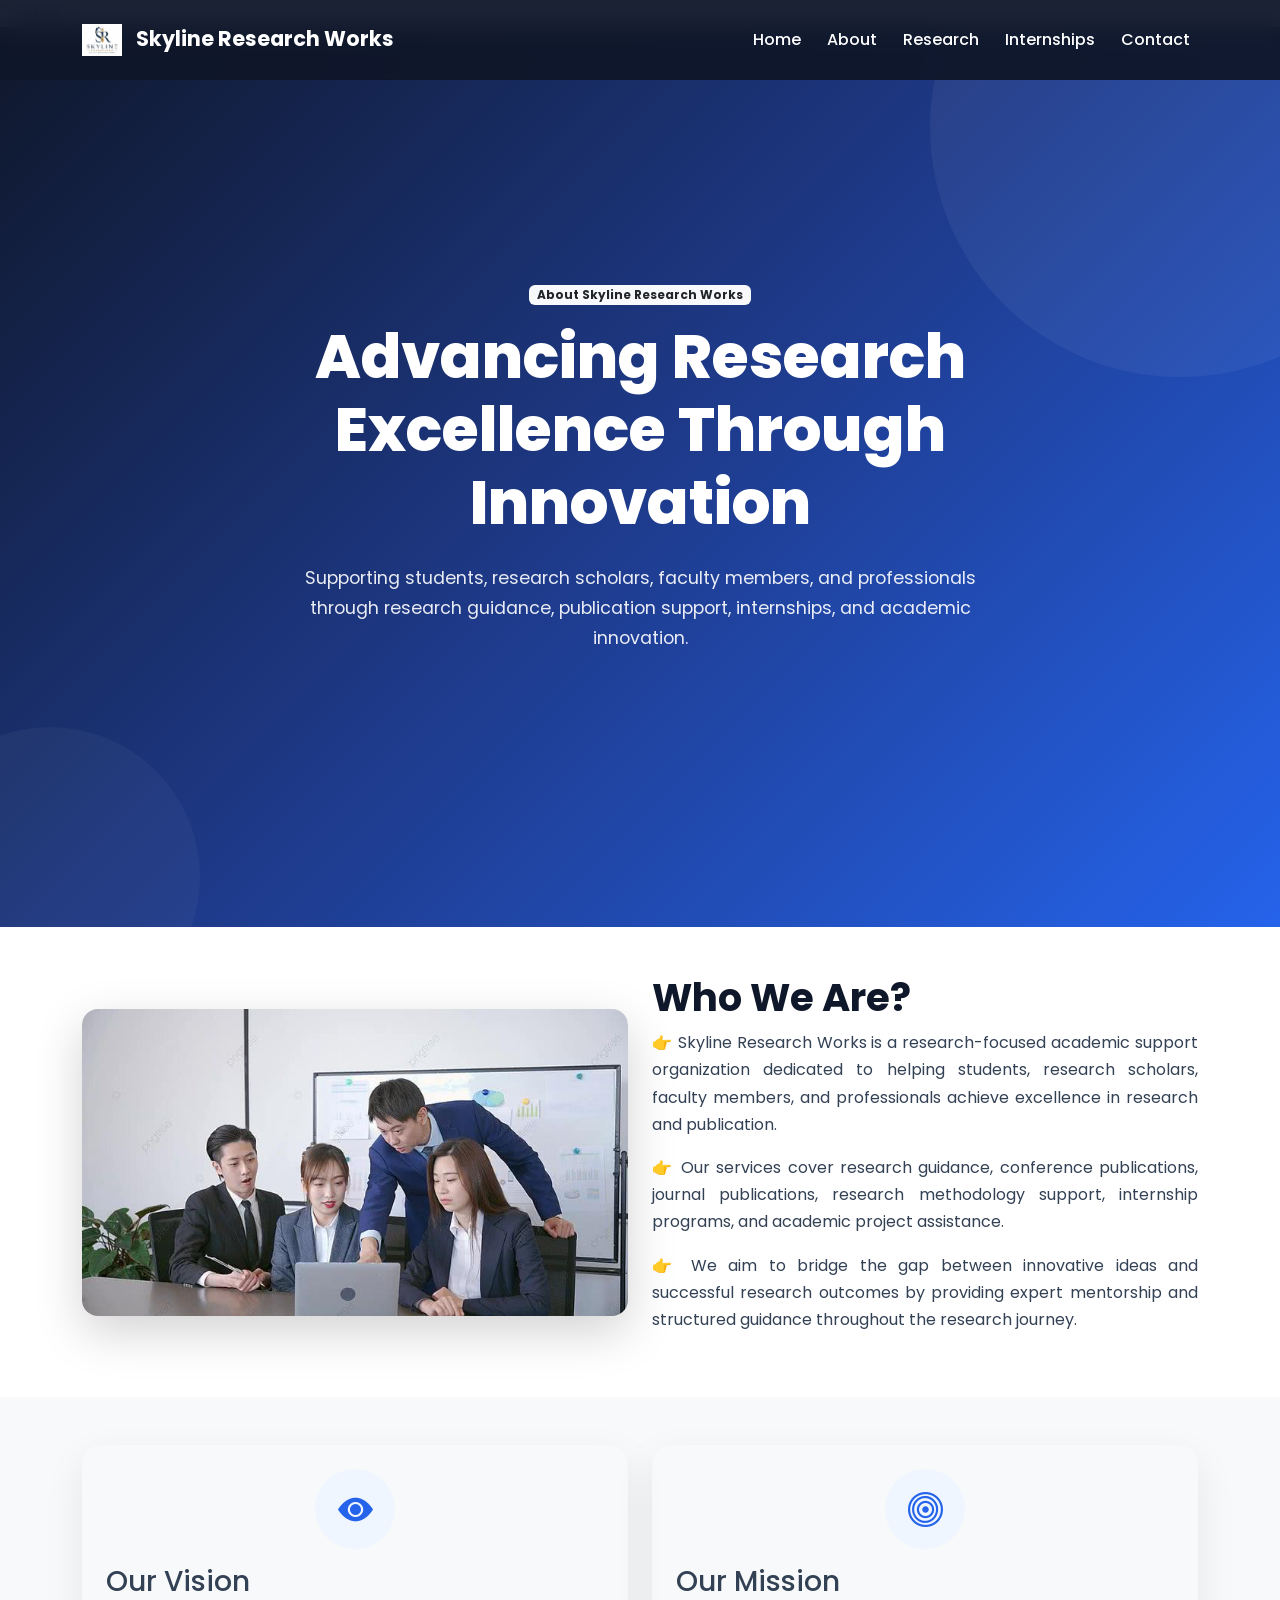
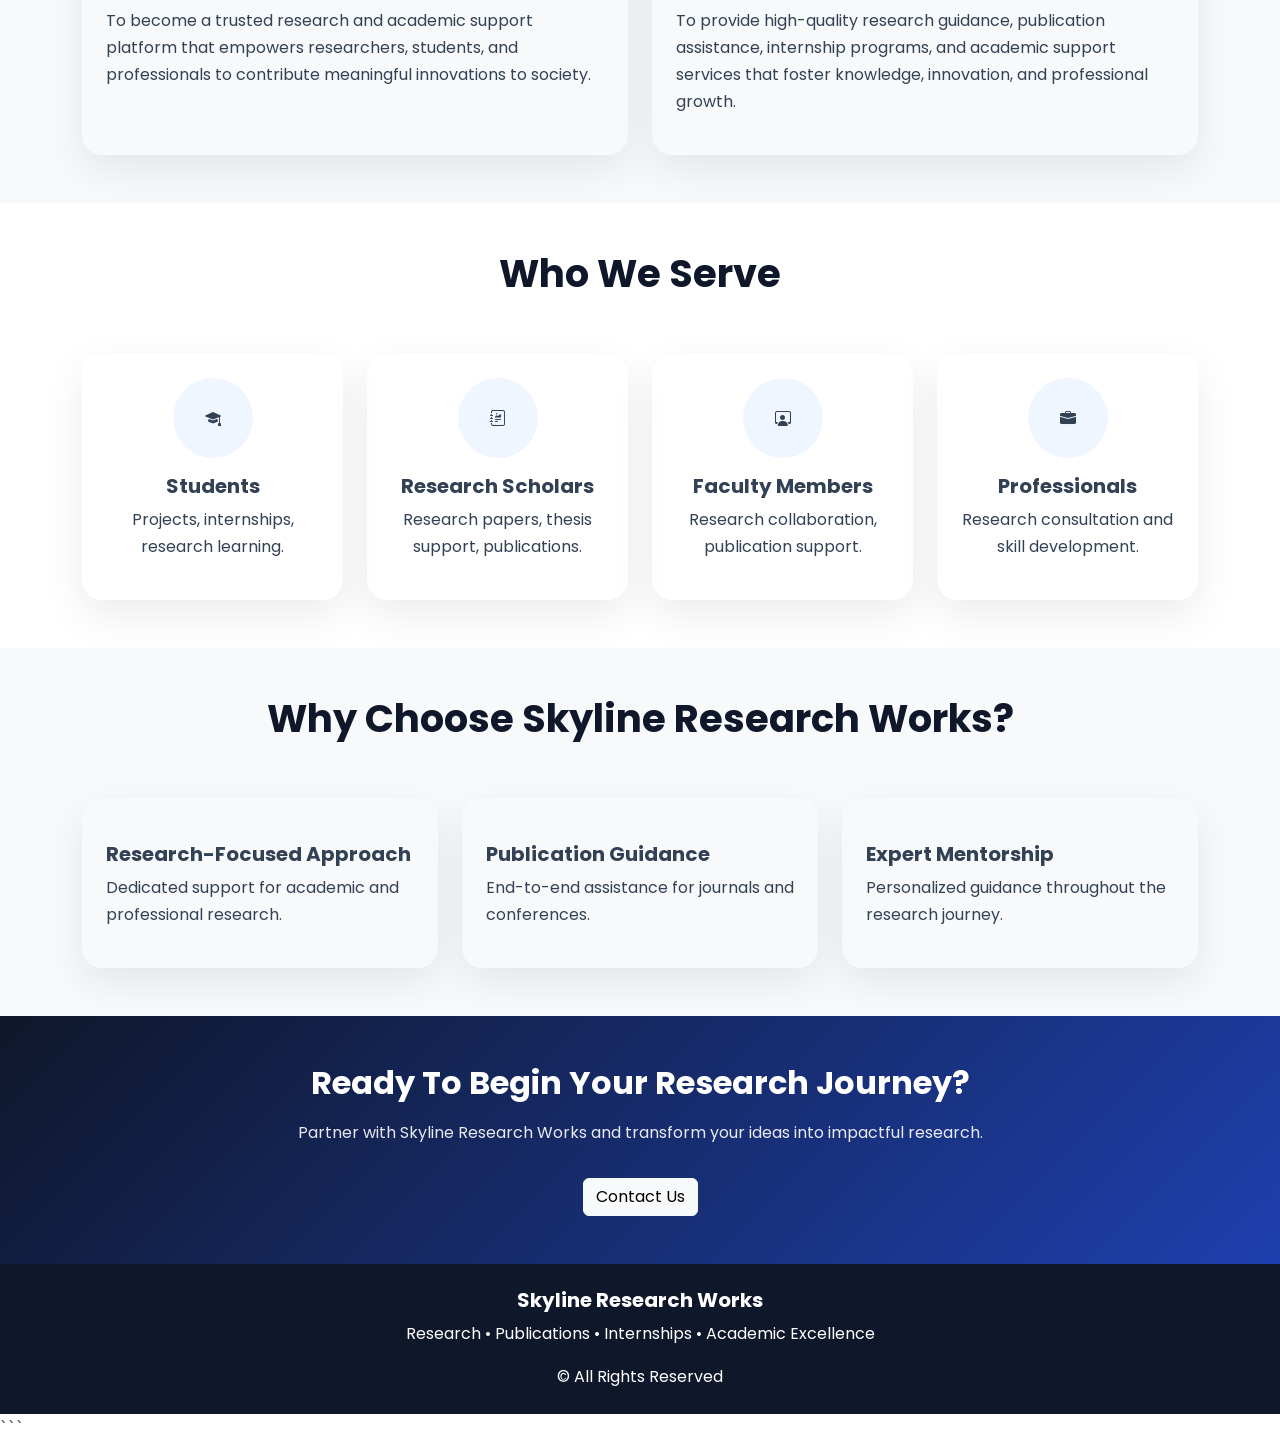
<file: about.html>
```html
<!DOCTYPE html>
<html lang="en">

<head>
<meta charset="UTF-8">
<meta name="viewport" content="width=device-width, initial-scale=1.0">

<title>About Us | Skyline Research Works</title>

<link href="https://cdn.jsdelivr.net/npm/bootstrap@5.3.3/dist/css/bootstrap.min.css" rel="stylesheet">
<link href="https://cdn.jsdelivr.net/npm/bootstrap-icons@1.11.3/font/bootstrap-icons.css" rel="stylesheet">

<link rel="stylesheet" href="css/style.css">
<link rel="stylesheet" href="css/responsive.css">
<link rel="stylesheet" href="css/animations.css">

<!-- Google tag (gtag.js) -->
<script async src="https://www.googletagmanager.com/gtag/js?id=G-LN60ZGC380"></script>
<script>
  window.dataLayer = window.dataLayer || [];
  function gtag(){dataLayer.push(arguments);}
  gtag('js', new Date());

  gtag('config', 'G-LN60ZGC380');
</script>
</head>

<body>

<!-- NAVBAR -->

<nav class="navbar navbar-expand-lg navbar-dark fixed-top">

<div class="container">

<a class="navbar-brand" href="index.html">
    <img src="images/logo.png" alt="Skyline Logo"
    style="width:40px; height:40px; margin-right:10px; object-fit:contain;">
Skyline Research Works
</a>

<button class="navbar-toggler"
data-bs-toggle="collapse"
data-bs-target="#navMenu">

<span class="navbar-toggler-icon"></span>

</button>

<div class="collapse navbar-collapse" id="navMenu">

<ul class="navbar-nav ms-auto">

<li class="nav-item">
<a class="nav-link" href="index.html">Home</a>
</li>

<li class="nav-item">
<a class="nav-link active" href="about.html">About</a>
</li>

<li class="nav-item">
<a class="nav-link" href="research-services.html">Research</a>
</li>

<li class="nav-item">
<a class="nav-link" href="internships.html">Internships</a>
</li>

<li class="nav-item">
<a class="nav-link" href="contact.html">Contact</a>
</li>

</ul>

</div>

</div>

</nav>

<!-- PAGE HEADER -->

<section class="hero">

<div class="container">

<div class="row justify-content-center text-center">

<div class="col-lg-8">

<span class="badge bg-light text-dark mb-3">
About Skyline Research Works
</span>

<h1 class="fade-up">
Advancing Research Excellence Through Innovation
</h1>

<p class="fade-up delay-1 mt-4">
Supporting students, research scholars,
faculty members, and professionals through
research guidance, publication support,
internships, and academic innovation.
</p>

</div>

</div>

</div>

</section>

<!-- ABOUT -->

<section class="py-5">

<div class="container">

<div class="row align-items-center">

<div class="col-lg-6">

<img
src="images/about.jpg"
class="img-fluid rounded-4 shadow-lg">

</div>

<div class="col-lg-6">

<h2 class="section-title">
Who We Are?
</h2>

<p style="text-align: justify;">
👉 Skyline Research Works is a research-focused
academic support organization dedicated to
helping students, research scholars, faculty
members, and professionals achieve excellence
in research and publication.
</p>

<p style="text-align: justify;">
👉 Our services cover research guidance,
conference publications, journal publications,
research methodology support, internship
programs, and academic project assistance.
</p>

<p style="text-align: justify;">
👉 We aim to bridge the gap between innovative
ideas and successful research outcomes by
providing expert mentorship and structured
guidance throughout the research journey.
</p>

</div>

</div>

</div>

</section>

<!-- VISION MISSION -->

<section class="py-5 bg-light">

<div class="container">

<div class="row g-4">

<div class="col-lg-6">

<div class="service-card p-4">

<div class="icon-box mb-3">

<i class="bi bi-eye-fill"></i>

</div>

<h3>
Our Vision
</h3>

<p>
To become a trusted research and academic
support platform that empowers researchers,
students, and professionals to contribute
meaningful innovations to society.
</p>

</div>

</div>

<div class="col-lg-6">

<div class="service-card p-4">

<div class="icon-box mb-3">

<i class="bi bi-bullseye"></i>

</div>

<h3>
Our Mission
</h3>

<p>
To provide high-quality research guidance,
publication assistance, internship programs,
and academic support services that foster
knowledge, innovation, and professional growth.
</p>

</div>

</div>

</div>

</div>

</section>

<!-- WHO WE SERVE -->

<section class="py-5">

<div class="container">

<div class="text-center mb-5">

<h2 class="section-title">
Who We Serve
</h2>

</div>

<div class="row g-4">

<div class="col-md-3">

<div class="service-card p-4 text-center">

<i class="bi bi-mortarboard-fill icon-box"></i>

<h5 class="mt-3">
Students
</h5>

<p>
Projects, internships,
research learning.
</p>

</div>

</div>

<div class="col-md-3">

<div class="service-card p-4 text-center">

<i class="bi bi-journal-richtext icon-box"></i>

<h5 class="mt-3">
Research Scholars
</h5>

<p>
Research papers,
thesis support,
publications.
</p>

</div>

</div>

<div class="col-md-3">

<div class="service-card p-4 text-center">

<i class="bi bi-person-workspace icon-box"></i>

<h5 class="mt-3">
Faculty Members
</h5>

<p>
Research collaboration,
publication support.
</p>

</div>

</div>

<div class="col-md-3">

<div class="service-card p-4 text-center">

<i class="bi bi-briefcase-fill icon-box"></i>

<h5 class="mt-3">
Professionals
</h5>

<p>
Research consultation
and skill development.
</p>

</div>

</div>

</div>

</div>

</section>

<!-- WHY CHOOSE US -->

<section class="py-5 bg-light">

<div class="container">

<div class="text-center mb-5">

<h2 class="section-title">
Why Choose Skyline Research Works?
</h2>

</div>

<div class="row g-4">

<div class="col-md-4">

<div class="service-card p-4">

<h5>Research-Focused Approach</h5>

<p>
Dedicated support for academic and professional research.
</p>

</div>

</div>

<div class="col-md-4">

<div class="service-card p-4">

<h5>Publication Guidance</h5>

<p>
End-to-end assistance for journals and conferences.
</p>

</div>

</div>

<div class="col-md-4">

<div class="service-card p-4">

<h5>Expert Mentorship</h5>

<p>
Personalized guidance throughout the research journey.
</p>

</div>

</div>

</div>

</div>

</section>

<!-- CTA -->

<section class="cta-section py-5">

<div class="container text-center">

<h2>
Ready To Begin Your Research Journey?
</h2>

<p class="mt-3">
Partner with Skyline Research Works and
transform your ideas into impactful research.
</p>

<a href="contact.html"
class="btn btn-light mt-3">

Contact Us

</a>

</div>

</section>

<!-- FOOTER -->

<footer class="py-4">

<div class="container text-center">

<h5>
Skyline Research Works
</h5>

<p>
Research • Publications • Internships • Academic Excellence
</p>

<p class="mb-0">
© All Rights Reserved
</p>

</div>

</footer>

<script src="https://cdn.jsdelivr.net/npm/bootstrap@5.3.3/dist/js/bootstrap.bundle.min.js"></script>

<script src="js/main.js"></script>
<script src="js/counter.js"></script>
<script src="js/slider.js"></script>

</body>

</html>
```
</file>
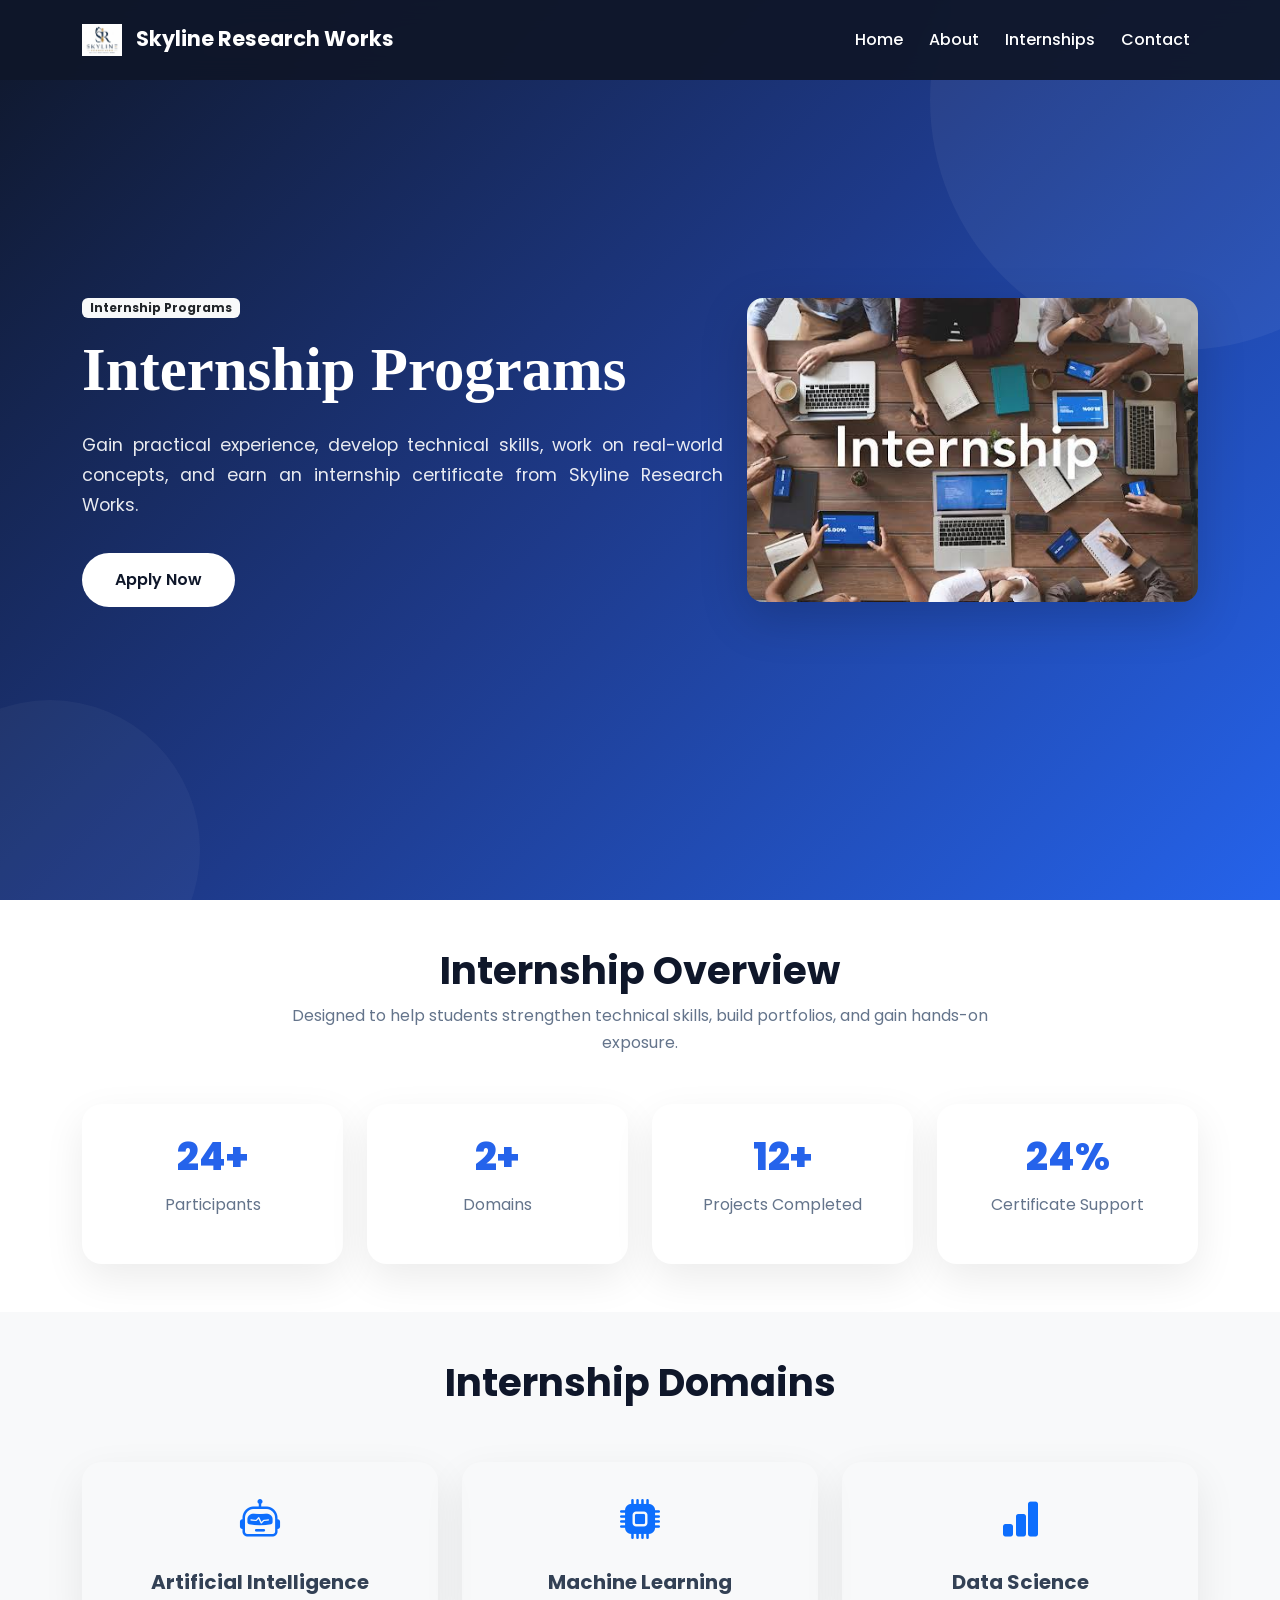
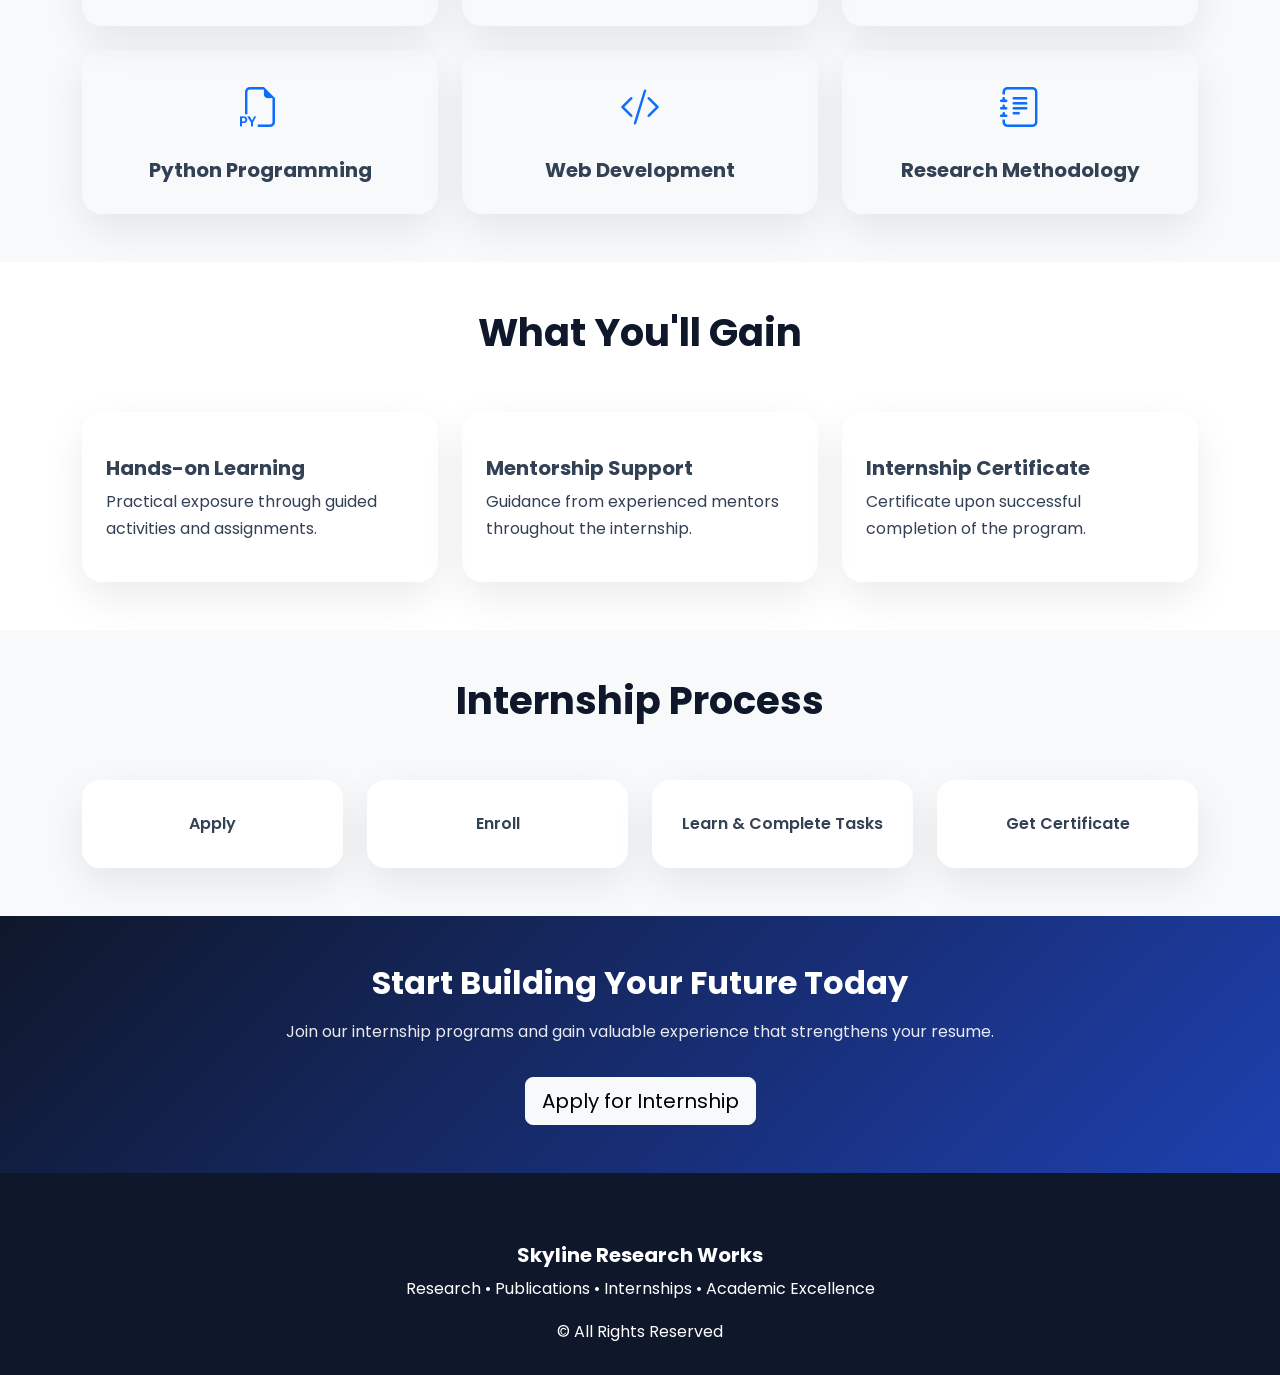
<file: internships.html>
<!DOCTYPE html>
<html lang="en">

<head>

    <meta charset="UTF-8">
    <meta name="viewport" content="width=device-width, initial-scale=1.0">

    <title>Internship Programs | Skyline Research Works</title>

    <meta name="description"
        content="Research-focused internship programs in AI, Machine Learning, Data Science, Python, Web Development and Research Methodology.">

    <link href="https://cdn.jsdelivr.net/npm/bootstrap@5.3.3/dist/css/bootstrap.min.css" rel="stylesheet">

    <link href="https://cdn.jsdelivr.net/npm/bootstrap-icons@1.11.3/font/bootstrap-icons.css" rel="stylesheet">

    <link rel="stylesheet" href="css/style.css">
    <link rel="stylesheet" href="css/responsive.css">
    <link rel="stylesheet" href="css/animations.css">
<!-- Google tag (gtag.js) -->
<script async src="https://www.googletagmanager.com/gtag/js?id=G-LN60ZGC380"></script>
<script>
  window.dataLayer = window.dataLayer || [];
  function gtag(){dataLayer.push(arguments);}
  gtag('js', new Date());

  gtag('config', 'G-LN60ZGC380');
</script>

</head>

<body>

<!-- NAVBAR -->

<nav class="navbar navbar-expand-lg navbar-dark fixed-top">

    <div class="container">

        <a class="navbar-brand" href="index.html">
            <img src="images/logo.png" alt="Skyline Logo"
            style="width:40px; height:40px; margin-right:10px; object-fit:contain;">
            Skyline Research Works
        </a>

        <button class="navbar-toggler"
            data-bs-toggle="collapse"
            data-bs-target="#navMenu">

            <span class="navbar-toggler-icon"></span>

        </button>

        <div class="collapse navbar-collapse" id="navMenu">

            <ul class="navbar-nav ms-auto">

                <li class="nav-item">
                    <a class="nav-link" href="index.html">Home</a>
                </li>

                <li class="nav-item">
                    <a class="nav-link" href="about.html">About</a>
                </li>

                <li class="nav-item">
                    <a class="nav-link active" href="internships.html">
                        Internships
                    </a>
                </li>

                <li class="nav-item">
                    <a class="nav-link" href="contact.html">
                        Contact
                    </a>
                </li>

            </ul>

        </div>

    </div>

</nav>

<!-- HERO -->

<section class="hero">

    <div class="container">

        <div class="row align-items-center">

            <div class="col-lg-7">

                <span class="badge bg-light text-dark mb-3">
                    Internship Programs
                </span>

                <h1 class="fade-up" style="font-family: 'Times New Roman', Times, serif;">
                    Internship Programs
                </h1>

                <p class="fade-up delay-1 mt-4" style="text-align: justify;">

                    Gain practical experience, develop
                    technical skills, work on real-world
                    concepts, and earn an internship
                    certificate from Skyline Research Works.

                </p>

                <a href="contact.html"
                    class="btn btn-main mt-3">

                    Apply Now

                </a>

            </div>

            <div class="col-lg-5 text-center">

                <img
                    src="images/internship.jpg"
                    class="img-fluid hero-image rounded-4 shadow-lg">

            </div>

        </div>

    </div>

</section>

<!-- OVERVIEW -->

<section class="py-5">

    <div class="container">

        <div class="text-center mb-5">

            <h2 class="section-title">

                Internship Overview

            </h2>

            <p class="section-subtitle">

                Designed to help students strengthen
                technical skills, build portfolios,
                and gain hands-on exposure.

            </p>

        </div>

        <div class="row g-4">

            <div class="col-md-3">

                <div class="stats-box">

                    <h2>
                        <span class="counter"
                            data-target="100">0</span>+
                    </h2>

                    <p>Participants</p>

                </div>

            </div>

            <div class="col-md-3">

                <div class="stats-box">

                    <h2>
                        <span class="counter"
                            data-target="10">0</span>+
                    </h2>

                    <p>Domains</p>

                </div>

            </div>

            <div class="col-md-3">

                <div class="stats-box">

                    <h2>
                        <span class="counter"
                            data-target="50">0</span>+
                    </h2>

                    <p>Projects Completed</p>

                </div>

            </div>

            <div class="col-md-3">

                <div class="stats-box">

                    <h2>
                        <span class="counter"
                            data-target="100">0</span>%
                    </h2>

                    <p>Certificate Support</p>

                </div>

            </div>

        </div>

    </div>

</section>

<!-- DOMAINS -->

<section class="py-5 bg-light">

    <div class="container">

        <div class="text-center mb-5">

            <h2 class="section-title">
                Internship Domains
            </h2>

        </div>

        <div class="row g-4">

            <div class="col-lg-4">
                <div class="service-card p-4 text-center">
                    <i class="bi bi-robot fs-1 text-primary"></i>
                    <h5 class="mt-3">Artificial Intelligence</h5>
                </div>
            </div>

            <div class="col-lg-4">
                <div class="service-card p-4 text-center">
                    <i class="bi bi-cpu-fill fs-1 text-primary"></i>
                    <h5 class="mt-3">Machine Learning</h5>
                </div>
            </div>

            <div class="col-lg-4">
                <div class="service-card p-4 text-center">
                    <i class="bi bi-bar-chart-fill fs-1 text-primary"></i>
                    <h5 class="mt-3">Data Science</h5>
                </div>
            </div>

            <div class="col-lg-4">
                <div class="service-card p-4 text-center">
                    <i class="bi bi-filetype-py fs-1 text-primary"></i>
                    <h5 class="mt-3">Python Programming</h5>
                </div>
            </div>

            <div class="col-lg-4">
                <div class="service-card p-4 text-center">
                    <i class="bi bi-code-slash fs-1 text-primary"></i>
                    <h5 class="mt-3">Web Development</h5>
                </div>
            </div>

            <div class="col-lg-4">
                <div class="service-card p-4 text-center">
                    <i class="bi bi-journal-text fs-1 text-primary"></i>
                    <h5 class="mt-3">Research Methodology</h5>
                </div>
            </div>

        </div>

    </div>

</section>

<!-- BENEFITS -->

<section class="py-5">

    <div class="container">

        <div class="text-center mb-5">

            <h2 class="section-title">
                What You'll Gain
            </h2>

        </div>

        <div class="row g-4">

            <div class="col-md-4">

                <div class="service-card p-4">

                    <h5>Hands-on Learning</h5>

                    <p>
                        Practical exposure through guided
                        activities and assignments.
                    </p>

                </div>

            </div>

            <div class="col-md-4">

                <div class="service-card p-4">

                    <h5>Mentorship Support</h5>

                    <p>
                        Guidance from experienced mentors
                        throughout the internship.
                    </p>

                </div>

            </div>

            <div class="col-md-4">

                <div class="service-card p-4">

                    <h5>Internship Certificate</h5>

                    <p>
                        Certificate upon successful
                        completion of the program.
                    </p>

                </div>

            </div>

        </div>

    </div>

</section>

<!-- PROCESS -->

<section class="py-5 bg-light">

    <div class="container">

        <div class="text-center mb-5">

            <h2 class="section-title">
                Internship Process
            </h2>

        </div>

        <div class="row text-center">

            <div class="col-md-3">

                <div class="domain-card">
                    Apply
                </div>

            </div>

            <div class="col-md-3">

                <div class="domain-card">
                    Enroll
                </div>

            </div>

            <div class="col-md-3">

                <div class="domain-card">
                    Learn & Complete Tasks
                </div>

            </div>

            <div class="col-md-3">

                <div class="domain-card">
                    Get Certificate
                </div>

            </div>

        </div>

    </div>

</section>

<!-- CTA -->

<section class="cta-section py-5">

    <div class="container text-center">

        <h2>
            Start Building Your Future Today
        </h2>

        <p class="mt-3">

            Join our internship programs and
            gain valuable experience that
            strengthens your resume.

        </p>

        <a href="contact.html"
            class="btn btn-light btn-lg mt-3">

            Apply for Internship

        </a>

    </div>

</section>

<!-- FOOTER -->

<footer>

    <div class="container text-center">

        <h5>
            Skyline Research Works
        </h5>

        <p>
            Research • Publications • Internships • Academic Excellence
        </p>

        <p class="mb-0">
            © All Rights Reserved
        </p>

    </div>

</footer>

<script src="https://cdn.jsdelivr.net/npm/bootstrap@5.3.3/dist/js/bootstrap.bundle.min.js"></script>

<script src="js/main.js"></script>
<script src="js/counter.js"></script>
<script src="js/slider.js"></script>

</body>
</html>
</file>
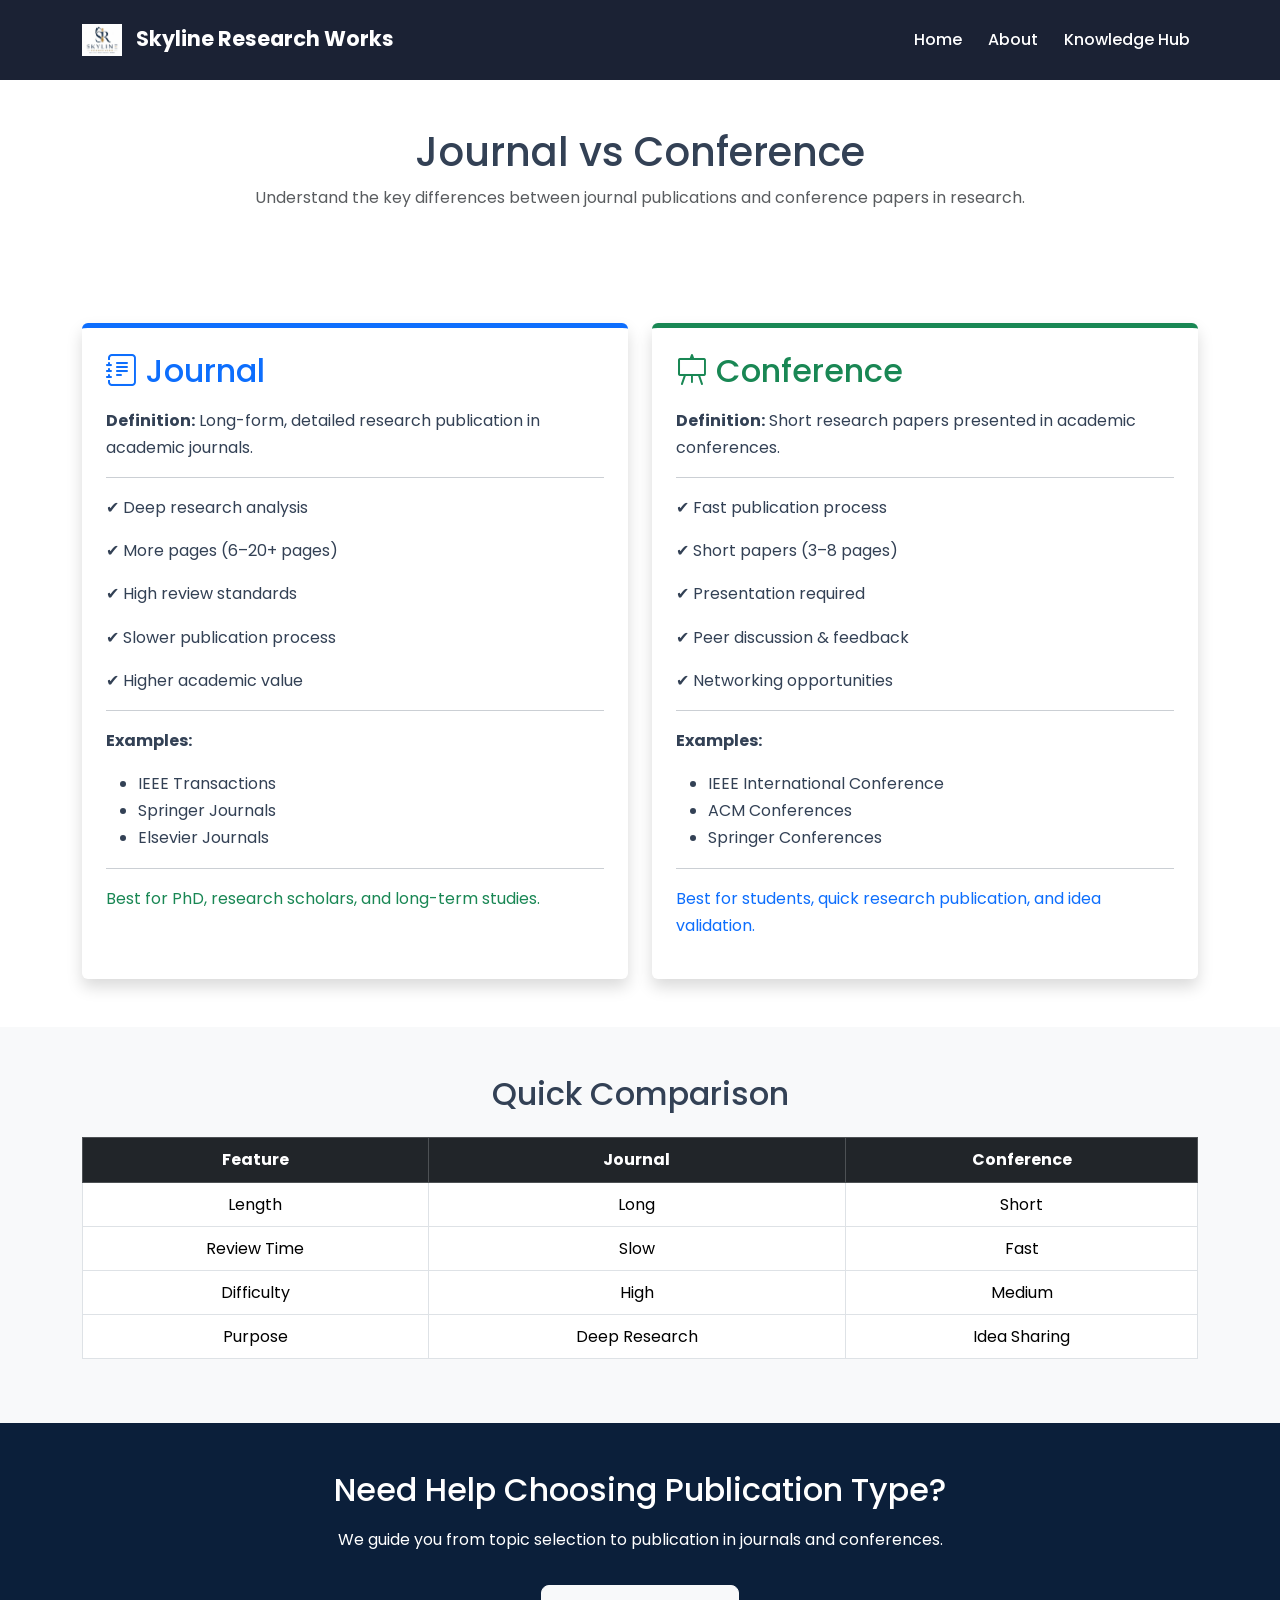
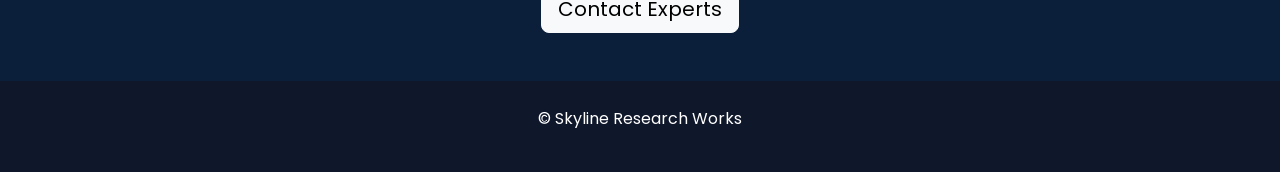
<file: journal-vs-conference.html>
<!DOCTYPE html>
<html lang="en">

<head>
  <meta charset="UTF-8">
  <meta name="viewport" content="width=device-width, initial-scale=1.0">
  <title>Journal vs Conference | Skyline Research Works</title>

  <link href="https://cdn.jsdelivr.net/npm/bootstrap@5.3.3/dist/css/bootstrap.min.css" rel="stylesheet">
  <link href="https://cdn.jsdelivr.net/npm/bootstrap-icons@1.11.3/font/bootstrap-icons.css" rel="stylesheet">

  <link rel="stylesheet" href="css/style.css">
  <!-- Google tag (gtag.js) -->
<script async src="https://www.googletagmanager.com/gtag/js?id=G-LN60ZGC380"></script>
<script>
  window.dataLayer = window.dataLayer || [];
  function gtag(){dataLayer.push(arguments);}
  gtag('js', new Date());

  gtag('config', 'G-LN60ZGC380');
</script>
</head>

<body>

<!-- NAVBAR -->
<nav class="navbar navbar-expand-lg navbar-dark fixed-top">
  <div class="container">

    <a class="navbar-brand" href="index.html">
        <img src="images/logo.png" alt="Skyline Logo"
        style="width:40px; height:40px; margin-right:10px; object-fit:contain;">
        Skyline Research Works</a>

    <button class="navbar-toggler" data-bs-toggle="collapse" data-bs-target="#nav">
      <span class="navbar-toggler-icon"></span>
    </button>

    <div class="collapse navbar-collapse" id="nav">

      <ul class="navbar-nav ms-auto">
        <li class="nav-item"><a class="nav-link" href="index.html">Home</a></li>
        <li class="nav-item"><a class="nav-link active" href="about.html">About</a></li>
        <li class="nav-item"><a class="nav-link" href="knowledge-hub.html">Knowledge Hub</a></li>
      </ul>

    </div>

  </div>
</nav>

<!-- HERO -->
<section class="py-5 text-center" style="margin-top:80px;">
  <div class="container">
    <h1>Journal vs Conference</h1>
    <p class="text-muted">
      Understand the key differences between journal publications and conference papers in research.
    </p>
  </div>
</section>

<!-- SPLIT SECTION -->
<section class="container py-5">

  <div class="row g-4">

    <!-- JOURNAL SIDE -->
    <div class="col-md-6">

      <div class="p-4 shadow rounded h-100" style="border-top:5px solid #0d6efd;">

        <h2 class="text-primary mb-3">
          <i class="bi bi-journal-text"></i> Journal
        </h2>

        <p><strong>Definition:</strong> Long-form, detailed research publication in academic journals.</p>

        <hr>

        <p>✔ Deep research analysis</p>
        <p>✔ More pages (6–20+ pages)</p>
        <p>✔ High review standards</p>
        <p>✔ Slower publication process</p>
        <p>✔ Higher academic value</p>

        <hr>

        <p><strong>Examples:</strong></p>
        <ul>
          <li>IEEE Transactions</li>
          <li>Springer Journals</li>
          <li>Elsevier Journals</li>
        </ul>

        <hr>

        <p class="text-success">
          Best for PhD, research scholars, and long-term studies.
        </p>

      </div>

    </div>

    <!-- CONFERENCE SIDE -->
    <div class="col-md-6">

      <div class="p-4 shadow rounded h-100" style="border-top:5px solid #198754;">

        <h2 class="text-success mb-3">
          <i class="bi bi-easel"></i> Conference
        </h2>

        <p><strong>Definition:</strong> Short research papers presented in academic conferences.</p>

        <hr>

        <p>✔ Fast publication process</p>
        <p>✔ Short papers (3–8 pages)</p>
        <p>✔ Presentation required</p>
        <p>✔ Peer discussion & feedback</p>
        <p>✔ Networking opportunities</p>

        <hr>

        <p><strong>Examples:</strong></p>
        <ul>
          <li>IEEE International Conference</li>
          <li>ACM Conferences</li>
          <li>Springer Conferences</li>
        </ul>

        <hr>

        <p class="text-primary">
          Best for students, quick research publication, and idea validation.
        </p>

      </div>

    </div>

  </div>

</section>

<!-- COMPARISON TABLE -->
<section class="py-5 bg-light">

  <div class="container">

    <h2 class="text-center mb-4">Quick Comparison</h2>

    <div class="table-responsive">

      <table class="table table-bordered text-center">

        <thead class="table-dark">
          <tr>
            <th>Feature</th>
            <th>Journal</th>
            <th>Conference</th>
          </tr>
        </thead>

        <tbody>
          <tr>
            <td>Length</td>
            <td>Long</td>
            <td>Short</td>
          </tr>
          <tr>
            <td>Review Time</td>
            <td>Slow</td>
            <td>Fast</td>
          </tr>
          <tr>
            <td>Difficulty</td>
            <td>High</td>
            <td>Medium</td>
          </tr>
          <tr>
            <td>Purpose</td>
            <td>Deep Research</td>
            <td>Idea Sharing</td>
          </tr>
        </tbody>

      </table>

    </div>

  </div>

</section>

<!-- CTA -->
<section class="py-5 text-center text-white" style="background:#0b1f3a;">

  <div class="container">

    <h2>Need Help Choosing Publication Type?</h2>

    <p class="mt-3">We guide you from topic selection to publication in journals and conferences.</p>

    <a href="contact.html" class="btn btn-light btn-lg mt-3">
      Contact Experts
    </a>

  </div>

</section>

<!-- FOOTER -->
<footer class="text-center py-4">
  <p>© Skyline Research Works</p>
</footer>

<script src="https://cdn.jsdelivr.net/npm/bootstrap@5.3.3/dist/js/bootstrap.bundle.min.js"></script>

</body>
</html>
</file>
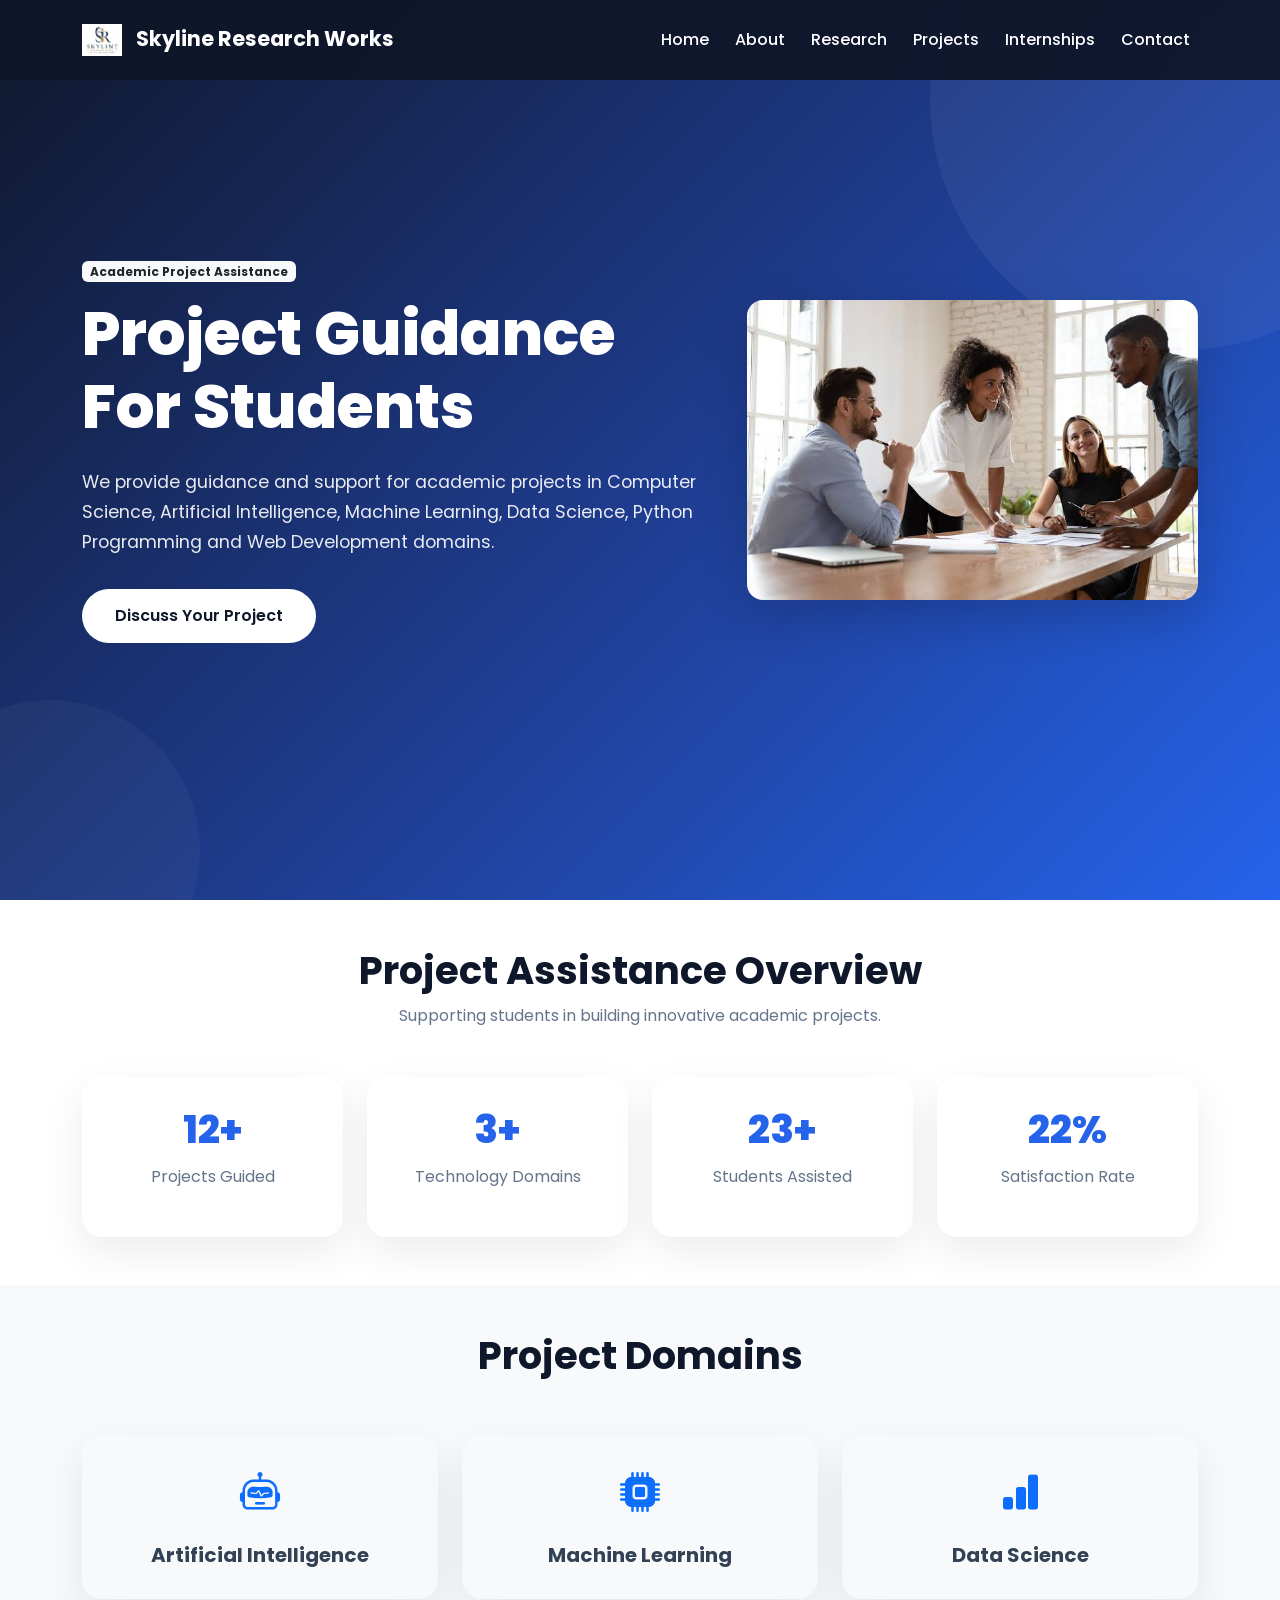
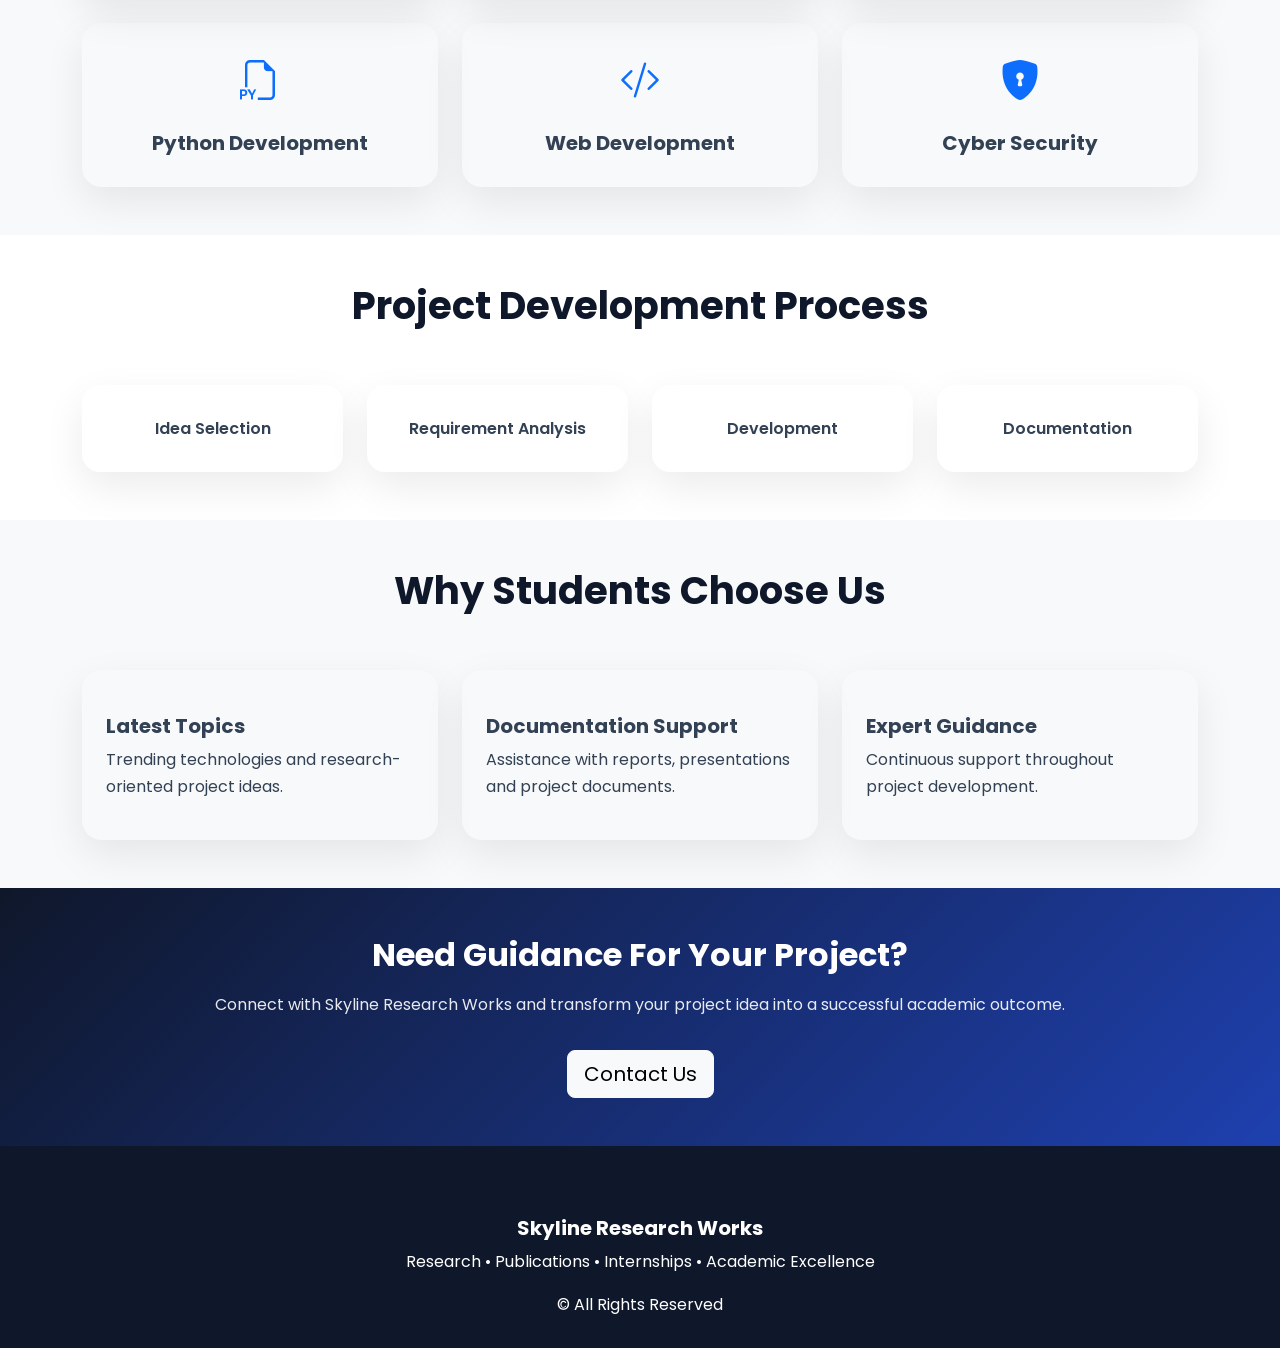
<file: projects.html>
<!DOCTYPE html>
<html lang="en">

<head>

    <meta charset="UTF-8">
    <meta name="viewport"
        content="width=device-width, initial-scale=1.0">

    <title>
        Academic Project Assistance |
        Skyline Research Works
    </title>

    <meta name="description"
        content="Academic project guidance and assistance for students in AI, Machine Learning, Data Science, Python and Web Development.">

    <link href="https://cdn.jsdelivr.net/npm/bootstrap@5.3.3/dist/css/bootstrap.min.css"
        rel="stylesheet">

    <link href="https://cdn.jsdelivr.net/npm/bootstrap-icons@1.11.3/font/bootstrap-icons.css"
        rel="stylesheet">

    <link rel="stylesheet" href="css/style.css">
    <link rel="stylesheet" href="css/responsive.css">
    <link rel="stylesheet" href="css/animations.css">
    <!-- Google tag (gtag.js) -->
<script async src="https://www.googletagmanager.com/gtag/js?id=G-LN60ZGC380"></script>
<script>
  window.dataLayer = window.dataLayer || [];
  function gtag(){dataLayer.push(arguments);}
  gtag('js', new Date());

  gtag('config', 'G-LN60ZGC380');
</script>

</head>

<body>

<!-- NAVBAR -->

<nav class="navbar navbar-expand-lg navbar-dark fixed-top">

    <div class="container">

        <a class="navbar-brand"
            href="index.html">
            <img src="images/logo.png" alt="Skyline Logo"
            style="width:40px; height:40px; margin-right:10px; object-fit:contain;">

            Skyline Research Works

        </a>

        <button class="navbar-toggler"
            data-bs-toggle="collapse"
            data-bs-target="#navMenu">

            <span class="navbar-toggler-icon"></span>

        </button>

        <div class="collapse navbar-collapse"
            id="navMenu">

            <ul class="navbar-nav ms-auto">

                <li class="nav-item">
                    <a class="nav-link"
                        href="index.html">
                        Home
                    </a>
                </li>

                <li class="nav-item">
                    <a class="nav-link"
                        href="about.html">
                        About
                    </a>
                </li>

                <li class="nav-item">
                    <a class="nav-link"
                        href="research-services.html">
                        Research
                    </a>
                </li>

                <li class="nav-item">
                    <a class="nav-link active"
                        href="projects.html">
                        Projects
                    </a>
                </li>

                <li class="nav-item">
                    <a class="nav-link"
                        href="internships.html">
                        Internships
                    </a>
                </li>

                <li class="nav-item">
                    <a class="nav-link"
                        href="contact.html">
                        Contact
                    </a>
                </li>

            </ul>

        </div>

    </div>

</nav>

<!-- HERO -->

<section class="hero">

    <div class="container">

        <div class="row align-items-center">

            <div class="col-lg-7">

                <span class="badge bg-light text-dark mb-3">

                    Academic Project Assistance

                </span>

                <h1 class="fade-up">

                    Project Guidance
                    For Students

                </h1>

                <p class="fade-up delay-1 mt-4">

                    We provide guidance and support for
                    academic projects in Computer Science,
                    Artificial Intelligence, Machine Learning,
                    Data Science, Python Programming and
                    Web Development domains.

                </p>

                <a href="contact.html"
                    class="btn btn-main mt-3">

                    Discuss Your Project

                </a>

            </div>

            <div class="col-lg-5 text-center">

                <img src="images/Project.jpg"
                    class="img-fluid hero-image rounded-4 shadow-lg">

            </div>

        </div>

    </div>

</section>

<!-- PROJECT OVERVIEW -->

<section class="py-5">

    <div class="container">

        <div class="text-center mb-5">

            <h2 class="section-title">

                Project Assistance Overview

            </h2>

            <p class="section-subtitle">

                Supporting students in building
                innovative academic projects.

            </p>

        </div>

        <div class="row g-4">

            <div class="col-md-3">

                <div class="stats-box">

                    <h2>
                        <span class="counter"
                            data-target="50">
                            0
                        </span>+
                    </h2>

                    <p>
                        Projects Guided
                    </p>

                </div>

            </div>

            <div class="col-md-3">

                <div class="stats-box">

                    <h2>
                        <span class="counter"
                            data-target="10">
                            0
                        </span>+
                    </h2>

                    <p>
                        Technology Domains
                    </p>

                </div>

            </div>

            <div class="col-md-3">

                <div class="stats-box">

                    <h2>
                        <span class="counter"
                            data-target="100">
                            0
                        </span>+
                    </h2>

                    <p>
                        Students Assisted
                    </p>

                </div>

            </div>

            <div class="col-md-3">

                <div class="stats-box">

                    <h2>
                        <span class="counter"
                            data-target="95">
                            0
                        </span>%
                    </h2>

                    <p>
                        Satisfaction Rate
                    </p>

                </div>

            </div>

        </div>

    </div>

</section>

<!-- PROJECT DOMAINS -->

<section class="py-5 bg-light">

    <div class="container">

        <div class="text-center mb-5">

            <h2 class="section-title">

                Project Domains

            </h2>

        </div>

        <div class="row g-4">

            <div class="col-lg-4">
                <div class="service-card p-4 text-center">
                    <i class="bi bi-robot fs-1 text-primary"></i>
                    <h5 class="mt-3">Artificial Intelligence</h5>
                </div>
            </div>

            <div class="col-lg-4">
                <div class="service-card p-4 text-center">
                    <i class="bi bi-cpu-fill fs-1 text-primary"></i>
                    <h5 class="mt-3">Machine Learning</h5>
                </div>
            </div>

            <div class="col-lg-4">
                <div class="service-card p-4 text-center">
                    <i class="bi bi-bar-chart-fill fs-1 text-primary"></i>
                    <h5 class="mt-3">Data Science</h5>
                </div>
            </div>

            <div class="col-lg-4">
                <div class="service-card p-4 text-center">
                    <i class="bi bi-filetype-py fs-1 text-primary"></i>
                    <h5 class="mt-3">Python Development</h5>
                </div>
            </div>

            <div class="col-lg-4">
                <div class="service-card p-4 text-center">
                    <i class="bi bi-code-slash fs-1 text-primary"></i>
                    <h5 class="mt-3">Web Development</h5>
                </div>
            </div>

            <div class="col-lg-4">
                <div class="service-card p-4 text-center">
                    <i class="bi bi-shield-lock-fill fs-1 text-primary"></i>
                    <h5 class="mt-3">Cyber Security</h5>
                </div>
            </div>

        </div>

    </div>

</section>

<!-- PROCESS -->

<section class="py-5">

    <div class="container">

        <div class="text-center mb-5">

            <h2 class="section-title">

                Project Development Process

            </h2>

        </div>

        <div class="row text-center g-4">

            <div class="col-md-3">
                <div class="domain-card">
                    Idea Selection
                </div>
            </div>

            <div class="col-md-3">
                <div class="domain-card">
                    Requirement Analysis
                </div>
            </div>

            <div class="col-md-3">
                <div class="domain-card">
                    Development
                </div>
            </div>

            <div class="col-md-3">
                <div class="domain-card">
                    Documentation
                </div>
            </div>

        </div>

    </div>

</section>

<!-- WHY CHOOSE -->

<section class="py-5 bg-light">

    <div class="container">

        <div class="text-center mb-5">

            <h2 class="section-title">

                Why Students Choose Us

            </h2>

        </div>

        <div class="row g-4">

            <div class="col-md-4">

                <div class="service-card p-4">

                    <h5>
                        Latest Topics
                    </h5>

                    <p>
                        Trending technologies and
                        research-oriented project ideas.
                    </p>

                </div>

            </div>

            <div class="col-md-4">

                <div class="service-card p-4">

                    <h5>
                        Documentation Support
                    </h5>

                    <p>
                        Assistance with reports,
                        presentations and project documents.
                    </p>

                </div>

            </div>

            <div class="col-md-4">

                <div class="service-card p-4">

                    <h5>
                        Expert Guidance
                    </h5>

                    <p>
                        Continuous support throughout
                        project development.
                    </p>

                </div>

            </div>

        </div>

    </div>

</section>

<!-- CTA -->

<section class="cta-section py-5">

    <div class="container text-center">

        <h2>

            Need Guidance For Your Project?

        </h2>

        <p class="mt-3">

            Connect with Skyline Research Works
            and transform your project idea into
            a successful academic outcome.

        </p>

        <a href="contact.html"
            class="btn btn-light btn-lg mt-3">

            Contact Us

        </a>

    </div>

</section>

<!-- FOOTER -->

<footer>

    <div class="container text-center">

        <h5>
            Skyline Research Works
        </h5>

        <p>
            Research • Publications • Internships • Academic Excellence
        </p>

        <p class="mb-0">
            © All Rights Reserved
        </p>

    </div>

</footer>

<script src="https://cdn.jsdelivr.net/npm/bootstrap@5.3.3/dist/js/bootstrap.bundle.min.js"></script>

<script src="js/main.js"></script>
<script src="js/counter.js"></script>
<script src="js/slider.js"></script>

</body>
</html>
</file>
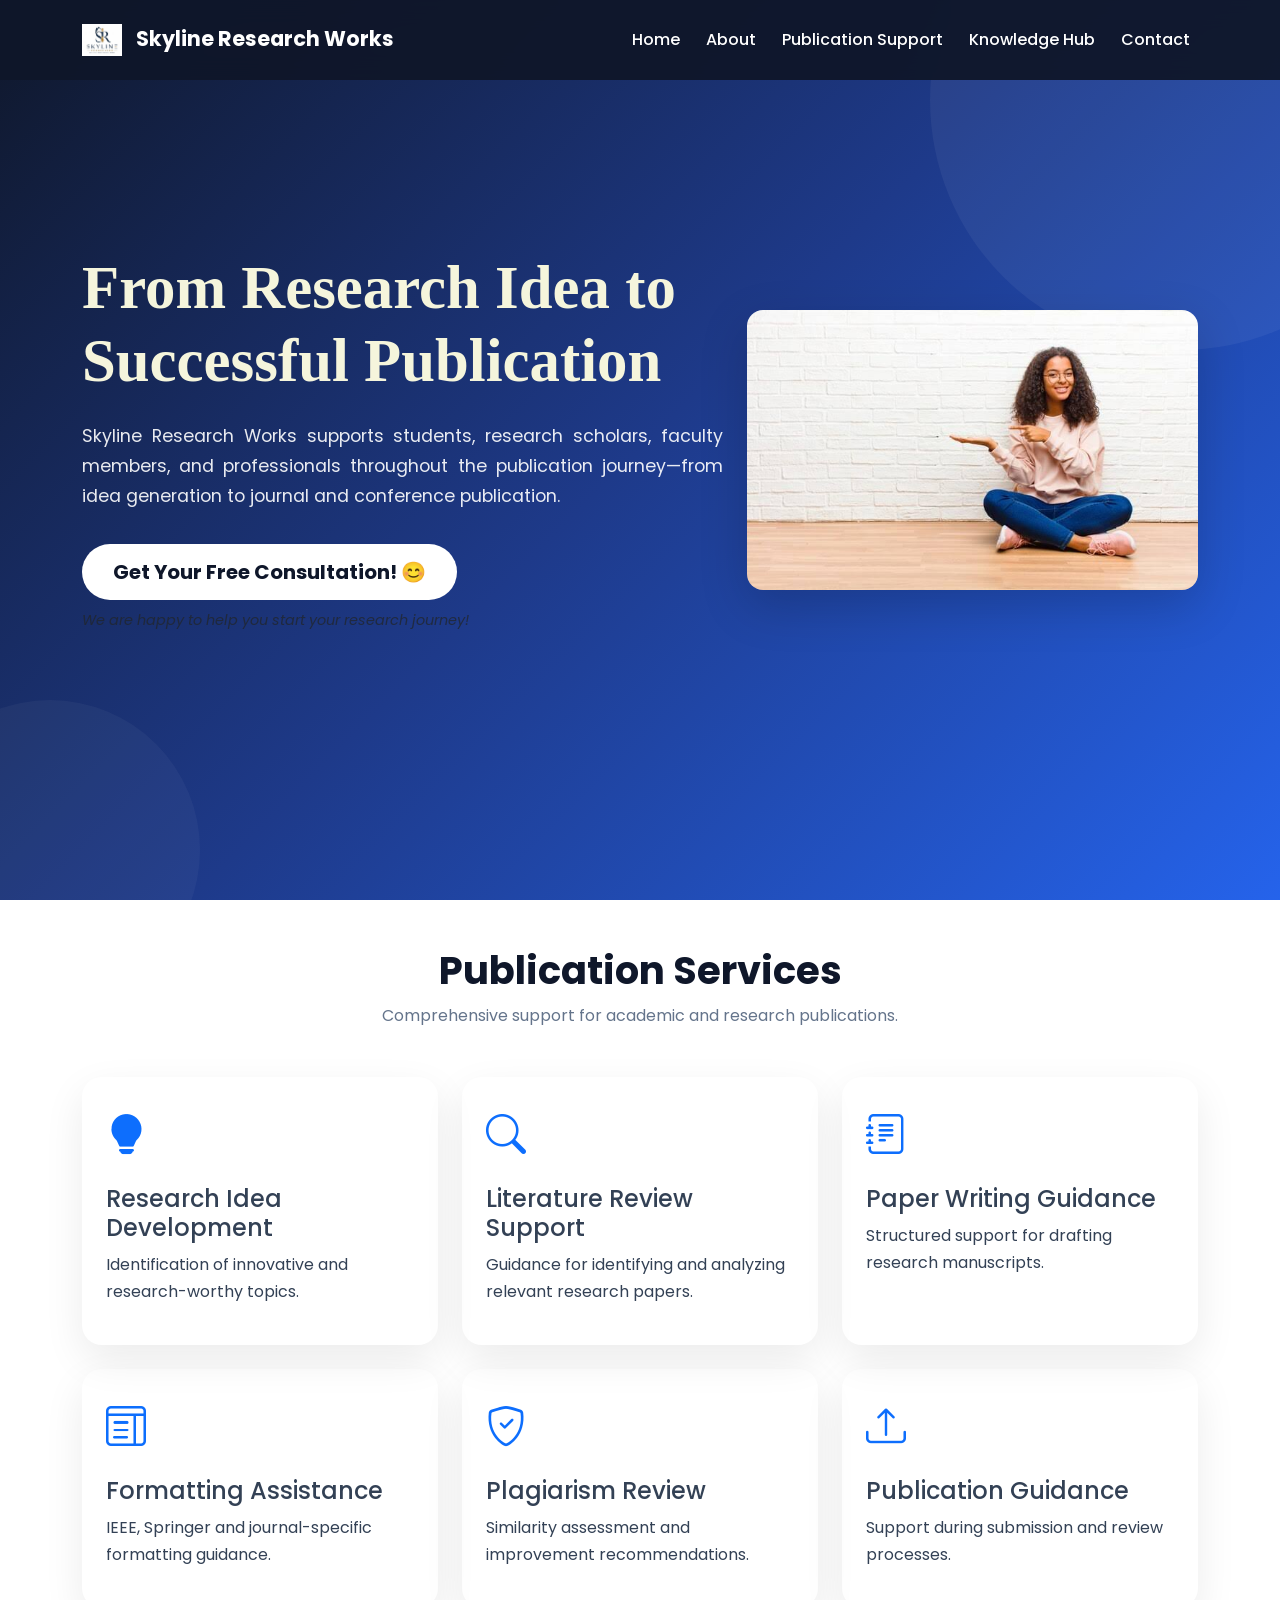
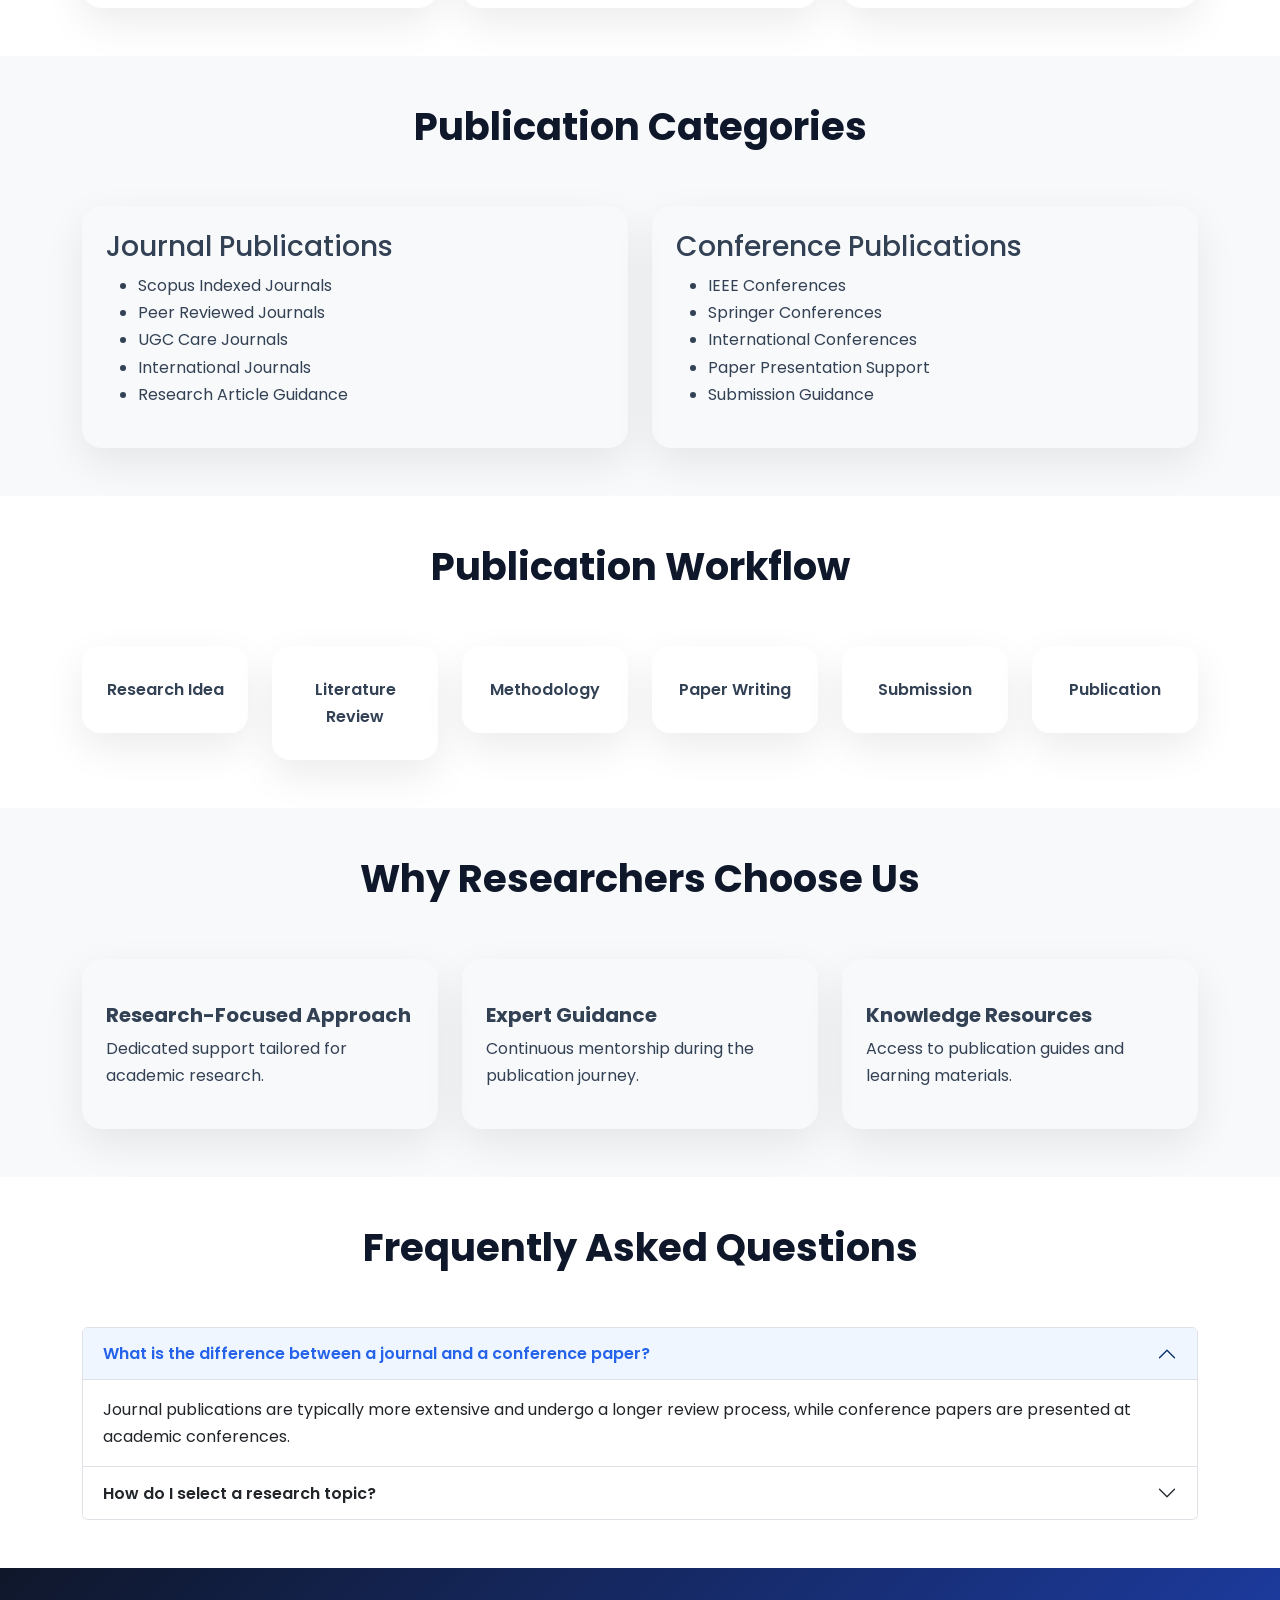
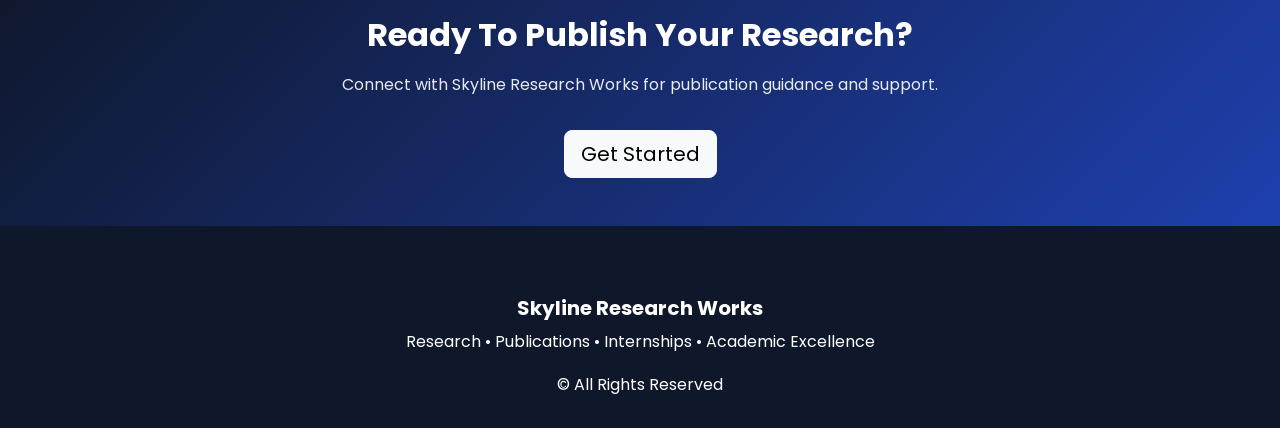
<file: publication-support.html>
<!DOCTYPE html>
<html lang="en">

<head>

<meta charset="UTF-8">
<meta name="viewport" content="width=device-width, initial-scale=1.0">

<title>
Publication Support | Skyline Research Works
</title>

<meta name="description"
content="Research publication support for journals, conferences, paper writing, formatting, plagiarism review, and publication guidance.">

<link href="https://cdn.jsdelivr.net/npm/bootstrap@5.3.3/dist/css/bootstrap.min.css" rel="stylesheet">

<link href="https://cdn.jsdelivr.net/npm/bootstrap-icons@1.11.3/font/bootstrap-icons.css" rel="stylesheet">

<link rel="stylesheet" href="css/style.css">
<link rel="stylesheet" href="css/responsive.css">
<link rel="stylesheet" href="css/animations.css">
<!-- Google tag (gtag.js) -->
<script async src="https://www.googletagmanager.com/gtag/js?id=G-LN60ZGC380"></script>
<script>
  window.dataLayer = window.dataLayer || [];
  function gtag(){dataLayer.push(arguments);}
  gtag('js', new Date());

  gtag('config', 'G-LN60ZGC380');
</script>
</head>

<body>

<!-- NAVBAR -->

<nav class="navbar navbar-expand-lg navbar-dark fixed-top">

<div class="container">

<a class="navbar-brand" href="index.html">
    <img src="images/logo.png" alt="Skyline Logo"
     style="width:40px; height:40px; margin-right:10px; object-fit:contain;">
Skyline Research Works
</a>

<button class="navbar-toggler"
data-bs-toggle="collapse"
data-bs-target="#navMenu">

<span class="navbar-toggler-icon"></span>

</button>

<div class="collapse navbar-collapse" id="navMenu">

<ul class="navbar-nav ms-auto">

<li class="nav-item">
<a class="nav-link" href="index.html">Home</a>
</li>

<li class="nav-item">
<a class="nav-link" href="about.html">About</a>
</li>

<li class="nav-item">
<a class="nav-link active"
href="publication-support.html">
Publication Support
</a>
</li>

<li class="nav-item">
<a class="nav-link"
href="knowledge-hub.html">
Knowledge Hub
</a>
</li>

<li class="nav-item">
<a class="nav-link"
href="contact.html">
Contact
</a>
</li>

</ul>

</div>

</div>

</nav>

<!-- HERO -->

<section class="hero">

<div class="container">

<div class="row align-items-center">

<div class="col-lg-7">

<h1 class="fade-up" style="font-family: 'Times New Roman', Times, serif; color: beige;">

From Research Idea
to Successful Publication

</h1>

<p class="fade-up delay-1 mt-4" style="text-align: justify;">

Skyline Research Works supports students,
research scholars, faculty members,
and professionals throughout the
publication journey—from idea generation
to journal and conference publication.

</p>

<!-- The Happy/Free Button -->
        <a href="contact.html" class="btn btn-main btn-lg mt-3" style="font-weight: bold; padding: 12px 30px; transition: all 0.3s ease;">
          Get Your Free Consultation! 😊
        </a>
        
        <p class="mt-2 text-muted" style="font-size: 0.9rem; font-style: italic; color: rgb(240, 234, 234);">
          We are happy to help you start your research journey!
        </p>

</div>

<div class="col-lg-5 text-center">

<img src="images/publication.jpg"
class="img-fluid hero-image rounded-4 shadow-lg">

</div>

</div>

</div>

</section>

<!-- SERVICES -->

<section class="py-5">

<div class="container">

<div class="text-center mb-5">

<h2 class="section-title">

Publication Services

</h2>

<p class="section-subtitle">

Comprehensive support for academic
and research publications.

</p>

</div>

<div class="row g-4">

<div class="col-lg-4">

<div class="service-card p-4">

<i class="bi bi-lightbulb-fill fs-1 text-primary"></i>

<h4 class="mt-3">
Research Idea Development
</h4>

<p>
Identification of innovative and
research-worthy topics.
</p>

</div>

</div>

<div class="col-lg-4">

<div class="service-card p-4">

<i class="bi bi-search fs-1 text-primary"></i>

<h4 class="mt-3">
Literature Review Support
</h4>

<p>
Guidance for identifying and analyzing
relevant research papers.
</p>

</div>

</div>

<div class="col-lg-4">

<div class="service-card p-4">

<i class="bi bi-journal-text fs-1 text-primary"></i>

<h4 class="mt-3">
Paper Writing Guidance
</h4>

<p>
Structured support for drafting
research manuscripts.
</p>

</div>

</div>

<div class="col-lg-4">

<div class="service-card p-4">

<i class="bi bi-layout-text-window fs-1 text-primary"></i>

<h4 class="mt-3">
Formatting Assistance
</h4>

<p>
IEEE, Springer and journal-specific
formatting guidance.
</p>

</div>

</div>

<div class="col-lg-4">

<div class="service-card p-4">

<i class="bi bi-shield-check fs-1 text-primary"></i>

<h4 class="mt-3">
Plagiarism Review
</h4>

<p>
Similarity assessment and improvement
recommendations.
</p>

</div>

</div>

<div class="col-lg-4">

<div class="service-card p-4">

<i class="bi bi-upload fs-1 text-primary"></i>

<h4 class="mt-3">
Publication Guidance
</h4>

<p>
Support during submission and review
processes.
</p>

</div>

</div>

</div>

</div>

</section>

<!-- JOURNALS & CONFERENCES -->

<section class="py-5 bg-light">

<div class="container">

<div class="text-center mb-5">

<h2 class="section-title">

Publication Categories

</h2>

</div>

<div class="row g-4">

<div class="col-lg-6">

<div class="service-card p-4">

<h3>
Journal Publications
</h3>

<ul>

<li>Scopus Indexed Journals</li>

<li>Peer Reviewed Journals</li>

<li>UGC Care Journals</li>

<li>International Journals</li>

<li>Research Article Guidance</li>

</ul>

</div>

</div>

<div class="col-lg-6">

<div class="service-card p-4">

<h3>
Conference Publications
</h3>

<ul>

<li>IEEE Conferences</li>

<li>Springer Conferences</li>

<li>International Conferences</li>

<li>Paper Presentation Support</li>

<li>Submission Guidance</li>

</ul>

</div>

</div>

</div>

</div>

</section>

<!-- RESEARCH WORKFLOW -->

<section class="py-5">

<div class="container">

<div class="text-center mb-5">

<h2 class="section-title">

Publication Workflow

</h2>

</div>

<div class="row text-center g-4">

<div class="col-md-2">
<div class="domain-card">
Research Idea
</div>
</div>

<div class="col-md-2">
<div class="domain-card">
Literature Review
</div>
</div>

<div class="col-md-2">
<div class="domain-card">
Methodology
</div>
</div>

<div class="col-md-2">
<div class="domain-card">
Paper Writing
</div>
</div>

<div class="col-md-2">
<div class="domain-card">
Submission
</div>
</div>

<div class="col-md-2">
<div class="domain-card">
Publication
</div>
</div>

</div>

</div>

</section>

<!-- BENEFITS -->

<section class="py-5 bg-light">

<div class="container">

<div class="text-center mb-5">

<h2 class="section-title">

Why Researchers Choose Us

</h2>

</div>

<div class="row g-4">

<div class="col-md-4">

<div class="service-card p-4">

<h5>
Research-Focused Approach
</h5>

<p>
Dedicated support tailored
for academic research.
</p>

</div>

</div>

<div class="col-md-4">

<div class="service-card p-4">

<h5>
Expert Guidance
</h5>

<p>
Continuous mentorship during
the publication journey.
</p>

</div>

</div>

<div class="col-md-4">

<div class="service-card p-4">

<h5>
Knowledge Resources
</h5>

<p>
Access to publication guides
and learning materials.
</p>

</div>

</div>

</div>

</div>

</section>

<!-- FAQ -->

<section class="py-5">

<div class="container">

<div class="text-center mb-5">

<h2 class="section-title">

Frequently Asked Questions

</h2>

</div>

<div class="accordion" id="faqAccordion">

<div class="accordion-item">

<h2 class="accordion-header">

<button class="accordion-button"
data-bs-toggle="collapse"
data-bs-target="#faq1">

What is the difference between
a journal and a conference paper?

</button>

</h2>

<div id="faq1"
class="accordion-collapse collapse show">

<div class="accordion-body">

Journal publications are typically
more extensive and undergo a longer
review process, while conference papers
are presented at academic conferences.

</div>

</div>

</div>

<div class="accordion-item">

<h2 class="accordion-header">

<button class="accordion-button collapsed"
data-bs-toggle="collapse"
data-bs-target="#faq2">

How do I select a research topic?

</button>

</h2>

<div id="faq2"
class="accordion-collapse collapse">

<div class="accordion-body">

Research topics should align with
your interests, current trends,
and available resources.

</div>

</div>

</div>

</div>

</div>

</section>

<!-- CTA -->

<section class="cta-section py-5">

<div class="container text-center">

<h2>

Ready To Publish Your Research?

</h2>

<p class="mt-3">

Connect with Skyline Research Works
for publication guidance and support.

</p>

<a href="contact.html"
class="btn btn-light btn-lg mt-3">

Get Started

</a>

</div>

</section>

<!-- FOOTER -->

<footer>

<div class="container text-center">

<h5>
Skyline Research Works
</h5>

<p>
Research • Publications • Internships • Academic Excellence
</p>

<p class="mb-0">
© All Rights Reserved
</p>

</div>

</footer>

<script src="https://cdn.jsdelivr.net/npm/bootstrap@5.3.3/dist/js/bootstrap.bundle.min.js"></script>

<script src="js/main.js"></script>
<script src="js/counter.js"></script>
<script src="js/slider.js"></script>

</body>
</html>
</file>
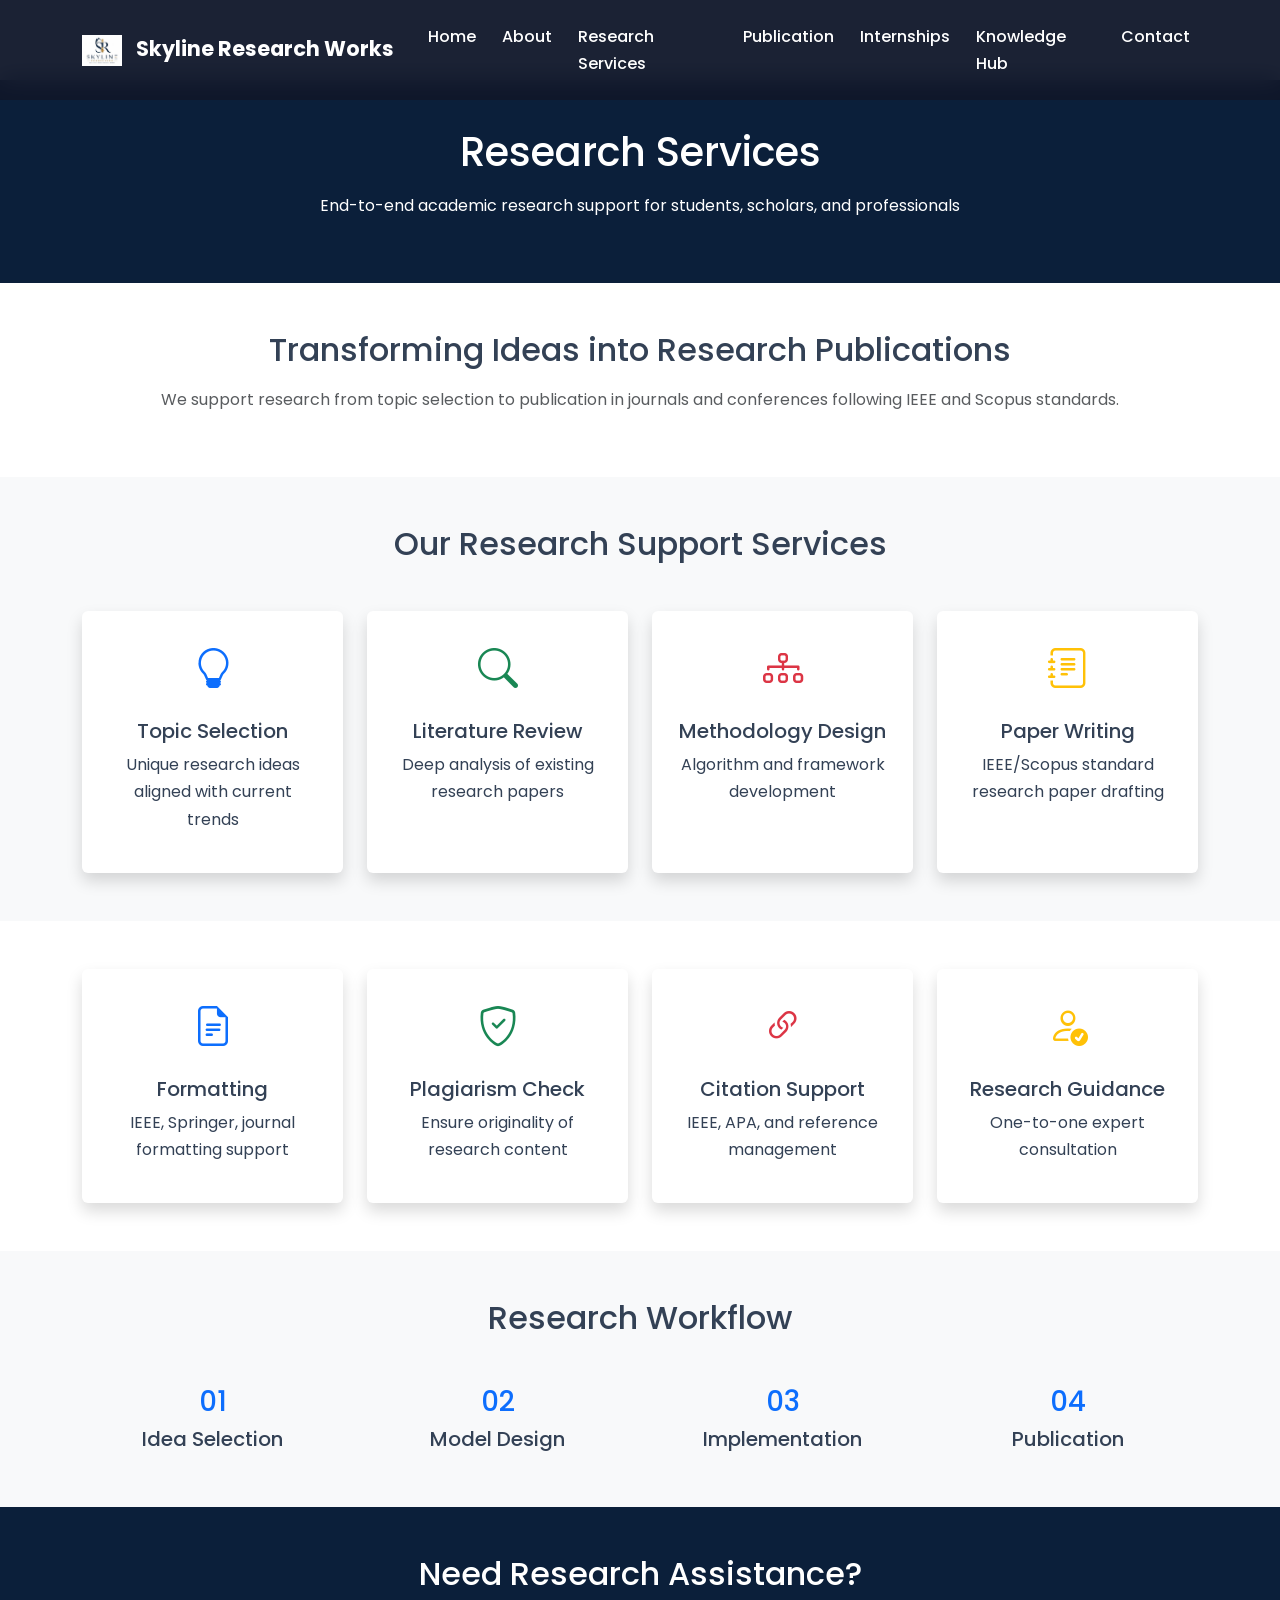
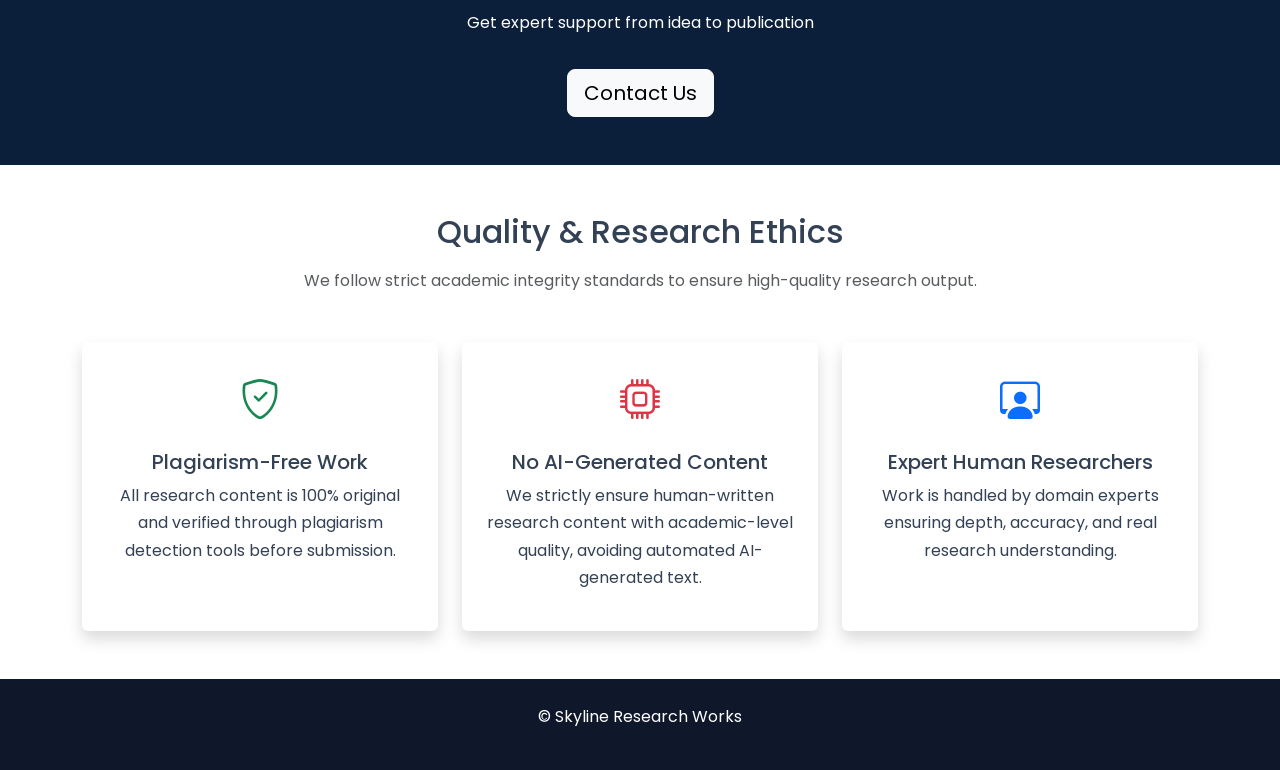
<file: research-services.html>
<!DOCTYPE html>
<html lang="en">

<head>
  <meta charset="UTF-8">
  <meta name="viewport" content="width=device-width, initial-scale=1.0">

  <title>Research Services | Skyline Research Works</title>

  <link href="https://cdn.jsdelivr.net/npm/bootstrap@5.3.3/dist/css/bootstrap.min.css" rel="stylesheet">
  <link href="https://cdn.jsdelivr.net/npm/bootstrap-icons@1.11.3/font/bootstrap-icons.css" rel="stylesheet">

  <link rel="stylesheet" href="css/style.css">
  <!-- Google tag (gtag.js) -->
<script async src="https://www.googletagmanager.com/gtag/js?id=G-LN60ZGC380"></script>
<script>
  window.dataLayer = window.dataLayer || [];
  function gtag(){dataLayer.push(arguments);}
  gtag('js', new Date());

  gtag('config', 'G-LN60ZGC380');
</script>
</head>

<body>

<!-- NAVBAR -->
<nav class="navbar navbar-expand-lg navbar-dark fixed-top">
  <div class="container">

    <a class="navbar-brand" href="index.html">
        <img src="images/logo.png" alt="Skyline Logo"
            style="width:40px; height:40px; margin-right:10px; object-fit:contain;">
        Skyline Research Works</a>

    <button class="navbar-toggler" data-bs-toggle="collapse" data-bs-target="#nav">
      <span class="navbar-toggler-icon"></span>
    </button>

    <div class="collapse navbar-collapse" id="nav">

      <ul class="navbar-nav ms-auto">
        <li class="nav-item"><a class="nav-link" href="index.html">Home</a></li>
        <li class="nav-item"><a class="nav-link" href="about.html">About</a></li>
        <li class="nav-item"><a class="nav-link active" href="research-services.html">Research Services</a></li>
        <li class="nav-item"><a class="nav-link" href="publication-support.html">Publication</a></li>
        <li class="nav-item"><a class="nav-link" href="internships.html">Internships</a></li>
        <li class="nav-item"><a class="nav-link" href="knowledge-hub.html">Knowledge Hub</a></li>
        <li class="nav-item"><a class="nav-link" href="contact.html">Contact</a></li>
      </ul>

    </div>

  </div>
</nav>

<!-- HERO -->
<section class="py-5 text-center" style="margin-top:80px; background:#0b1f3a; color:white;">
  <div class="container">

    <h1>Research Services</h1>
    <p class="mt-3">
      End-to-end academic research support for students, scholars, and professionals
    </p>

  </div>
</section>

<!-- INTRO -->
<section class="py-5">
  <div class="container text-center">

    <h2>Transforming Ideas into Research Publications</h2>

    <p class="text-muted mt-3">
      We support research from topic selection to publication in journals and conferences
      following IEEE and Scopus standards.
    </p>

  </div>
</section>

<!-- SERVICES GRID -->
<section class="py-5 bg-light">

  <div class="container">

    <h2 class="text-center mb-5">Our Research Support Services</h2>

    <div class="row g-4">

      <div class="col-md-3">
        <div class="p-4 shadow rounded text-center bg-white h-100">
          <i class="bi bi-lightbulb fs-1 text-primary"></i>
          <h5 class="mt-3">Topic Selection</h5>
          <p>Unique research ideas aligned with current trends</p>
        </div>
      </div>

      <div class="col-md-3">
        <div class="p-4 shadow rounded text-center bg-white h-100">
          <i class="bi bi-search fs-1 text-success"></i>
          <h5 class="mt-3">Literature Review</h5>
          <p>Deep analysis of existing research papers</p>
        </div>
      </div>

      <div class="col-md-3">
        <div class="p-4 shadow rounded text-center bg-white h-100">
          <i class="bi bi-diagram-3 fs-1 text-danger"></i>
          <h5 class="mt-3">Methodology Design</h5>
          <p>Algorithm and framework development</p>
        </div>
      </div>

      <div class="col-md-3">
        <div class="p-4 shadow rounded text-center bg-white h-100">
          <i class="bi bi-journal-text fs-1 text-warning"></i>
          <h5 class="mt-3">Paper Writing</h5>
          <p>IEEE/Scopus standard research paper drafting</p>
        </div>
      </div>

    </div>

  </div>

</section>

<!-- SECOND ROW -->
<section class="py-5">

  <div class="container">

    <div class="row g-4">

      <div class="col-md-3">
        <div class="p-4 shadow rounded text-center h-100">
          <i class="bi bi-file-earmark-text fs-1 text-primary"></i>
          <h5 class="mt-3">Formatting</h5>
          <p>IEEE, Springer, journal formatting support</p>
        </div>
      </div>

      <div class="col-md-3">
        <div class="p-4 shadow rounded text-center h-100">
          <i class="bi bi-shield-check fs-1 text-success"></i>
          <h5 class="mt-3">Plagiarism Check</h5>
          <p>Ensure originality of research content</p>
        </div>
      </div>

      <div class="col-md-3">
        <div class="p-4 shadow rounded text-center h-100">
          <i class="bi bi-link-45deg fs-1 text-danger"></i>
          <h5 class="mt-3">Citation Support</h5>
          <p>IEEE, APA, and reference management</p>
        </div>
      </div>

      <div class="col-md-3">
        <div class="p-4 shadow rounded text-center h-100">
          <i class="bi bi-person-check fs-1 text-warning"></i>
          <h5 class="mt-3">Research Guidance</h5>
          <p>One-to-one expert consultation</p>
        </div>
      </div>

    </div>

  </div>

</section>

<!-- PROCESS -->
<section class="py-5 bg-light">

  <div class="container">

    <h2 class="text-center mb-5">Research Workflow</h2>

    <div class="row text-center g-4">

      <div class="col-md-3">
        <h3 class="text-primary">01</h3>
        <h5>Idea Selection</h5>
      </div>

      <div class="col-md-3">
        <h3 class="text-primary">02</h3>
        <h5>Model Design</h5>
      </div>

      <div class="col-md-3">
        <h3 class="text-primary">03</h3>
        <h5>Implementation</h5>
      </div>

      <div class="col-md-3">
        <h3 class="text-primary">04</h3>
        <h5>Publication</h5>
      </div>

    </div>

  </div>

</section>

<!-- CTA -->
<section class="py-5 text-center text-white" style="background:#0b1f3a;">

  <div class="container">

    <h2>Need Research Assistance?</h2>

    <p class="mt-3">
      Get expert support from idea to publication
    </p>

    <a href="contact.html" class="btn btn-light btn-lg mt-3">
      Contact Us
    </a>

  </div>

</section>
<!-- QUALITY & ETHICS -->
<section class="py-5">

  <div class="container">

    <div class="text-center mb-5">

      <h2>Quality & Research Ethics</h2>

      <p class="text-muted mt-3">
        We follow strict academic integrity standards to ensure high-quality research output.
      </p>

    </div>

    <div class="row g-4">

      <div class="col-md-4">

        <div class="p-4 shadow rounded text-center h-100">

          <i class="bi bi-shield-check fs-1 text-success"></i>

          <h5 class="mt-3">Plagiarism-Free Work</h5>

          <p>
            All research content is 100% original and verified through plagiarism detection tools
            before submission.
          </p>

        </div>

      </div>

      <div class="col-md-4">

        <div class="p-4 shadow rounded text-center h-100">

          <i class="bi bi-cpu fs-1 text-danger"></i>

          <h5 class="mt-3">No AI-Generated Content</h5>

          <p>
            We strictly ensure human-written research content with academic-level quality,
            avoiding automated AI-generated text.
          </p>

        </div>

      </div>

      <div class="col-md-4">

        <div class="p-4 shadow rounded text-center h-100">

          <i class="bi bi-person-workspace fs-1 text-primary"></i>

          <h5 class="mt-3">Expert Human Researchers</h5>

          <p>
            Work is handled by domain experts ensuring depth, accuracy, and real research understanding.
          </p>

        </div>

      </div>

    </div>

  </div>

</section>

<!-- FOOTER -->
<footer class="text-center py-4">
  <p>© Skyline Research Works</p>
</footer>

<script src="https://cdn.jsdelivr.net/npm/bootstrap@5.3.3/dist/js/bootstrap.bundle.min.js"></script>

</body>
</html>
</file>
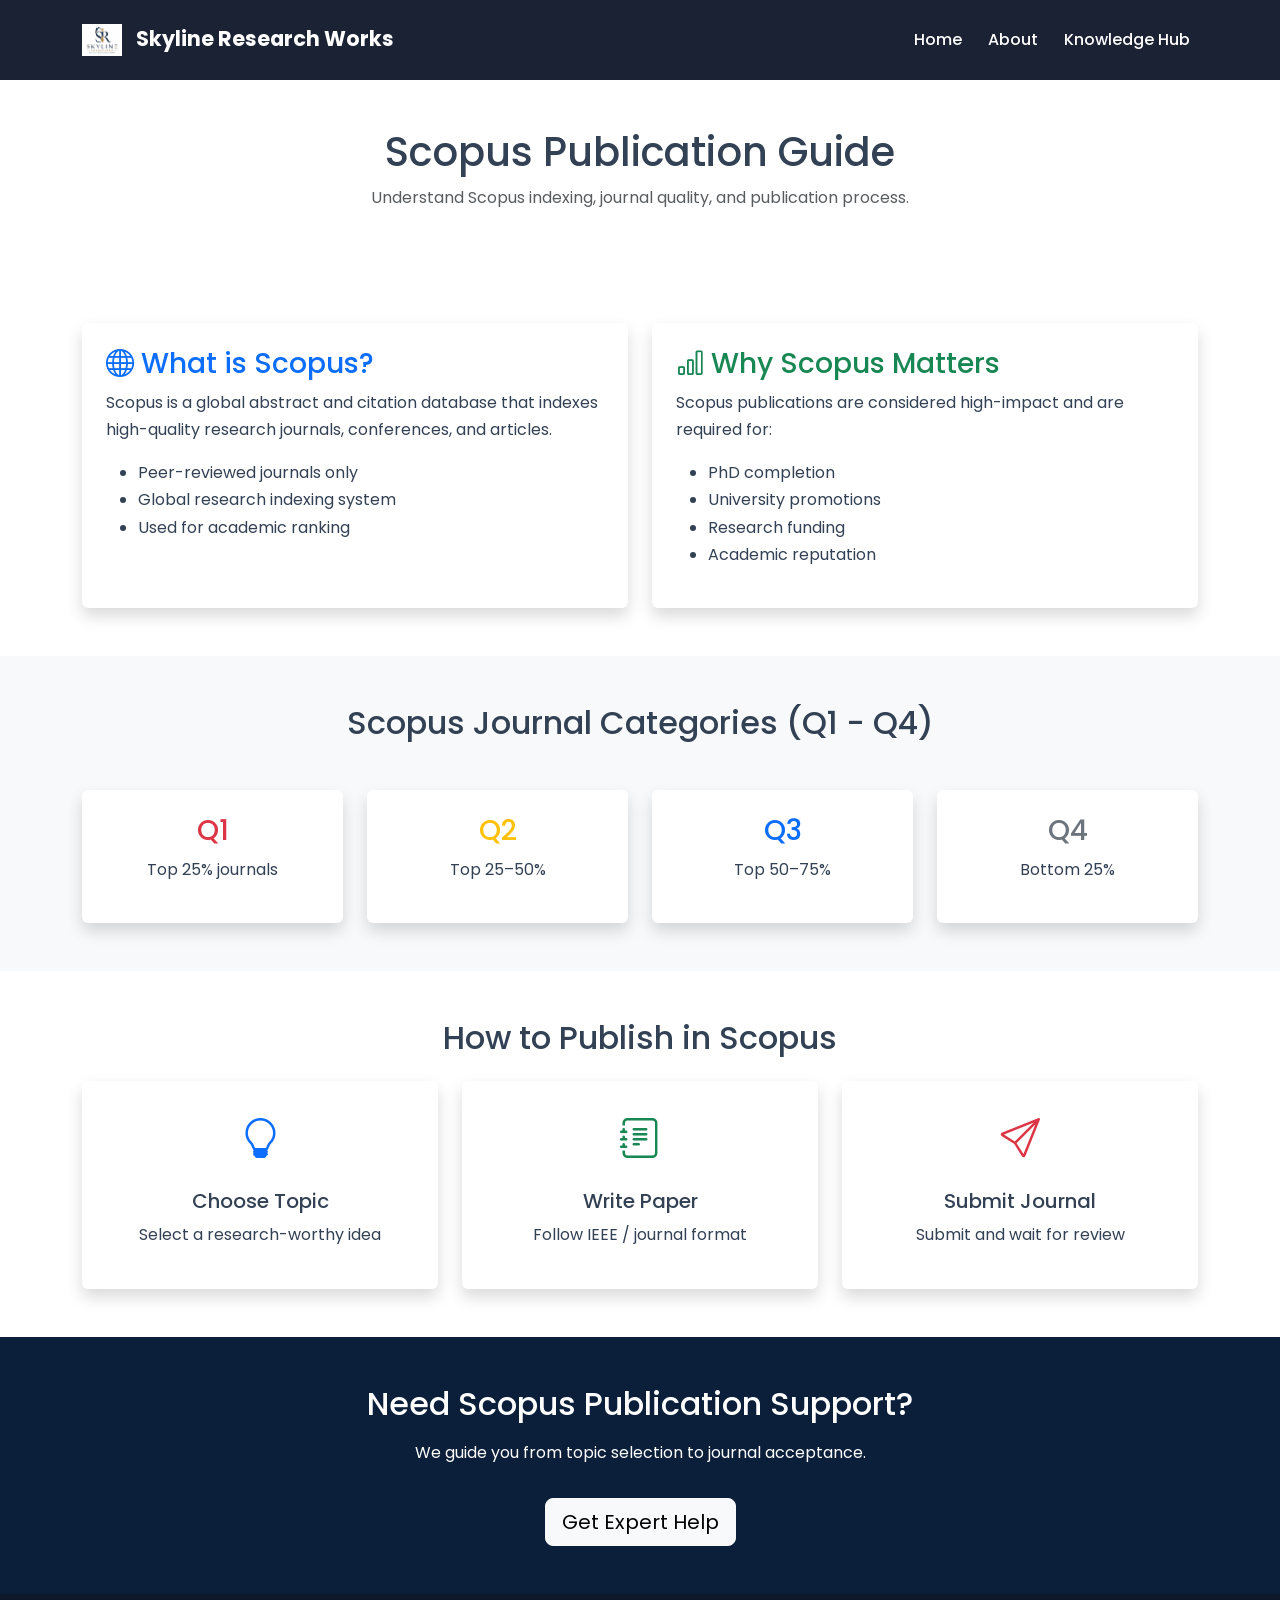
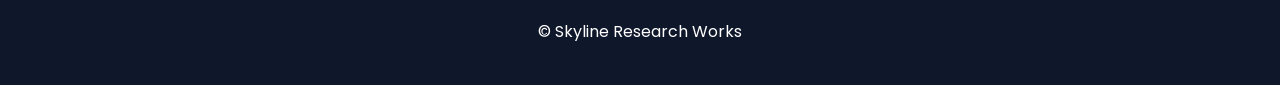
<file: scopus-guide.html>
<!DOCTYPE html>
<html lang="en">

<head>
  <meta charset="UTF-8">
  <meta name="viewport" content="width=device-width, initial-scale=1.0">

  <title>Scopus Guide | Skyline Research Works</title>

  <link href="https://cdn.jsdelivr.net/npm/bootstrap@5.3.3/dist/css/bootstrap.min.css" rel="stylesheet">
  <link href="https://cdn.jsdelivr.net/npm/bootstrap-icons@1.11.3/font/bootstrap-icons.css" rel="stylesheet">

  <link rel="stylesheet" href="css/style.css">
  <!-- Google tag (gtag.js) -->
<script async src="https://www.googletagmanager.com/gtag/js?id=G-LN60ZGC380"></script>
<script>
  window.dataLayer = window.dataLayer || [];
  function gtag(){dataLayer.push(arguments);}
  gtag('js', new Date());

  gtag('config', 'G-LN60ZGC380');
</script>
</head>

<body>

<!-- NAVBAR -->
<nav class="navbar navbar-expand-lg navbar-dark fixed-top">
  <div class="container">

    <a class="navbar-brand" href="index.html">
        <img src="images/logo.png" alt="Skyline Logo"
        style="width:40px; height:40px; margin-right:10px; object-fit:contain;">
        Skyline Research Works</a>

    <button class="navbar-toggler" data-bs-toggle="collapse" data-bs-target="#nav">
      <span class="navbar-toggler-icon"></span>
    </button>

    <div class="collapse navbar-collapse" id="nav">

      <ul class="navbar-nav ms-auto">
        <li class="nav-item"><a class="nav-link" href="index.html">Home</a></li>
        <li class="nav-item"><a class="nav-link active" href="about.html">About</a></li>
        <li class="nav-item"><a class="nav-link" href="knowledge-hub.html">Knowledge Hub</a></li>
      </ul>

    </div>

  </div>
</nav>

<!-- HERO -->
<section class="py-5 text-center" style="margin-top:80px;">
  <div class="container">
    <h1>Scopus Publication Guide</h1>
    <p class="text-muted">
      Understand Scopus indexing, journal quality, and publication process.
    </p>
  </div>
</section>

<!-- WHAT IS SCOPUS -->
<section class="container py-5">

  <div class="row g-4">

    <div class="col-md-6">

      <div class="p-4 shadow rounded h-100">

        <h3 class="text-primary">
          <i class="bi bi-globe"></i> What is Scopus?
        </h3>

        <p>
          Scopus is a global abstract and citation database that indexes high-quality
          research journals, conferences, and articles.
        </p>

        <ul>
          <li>Peer-reviewed journals only</li>
          <li>Global research indexing system</li>
          <li>Used for academic ranking</li>
        </ul>

      </div>

    </div>

    <div class="col-md-6">

      <div class="p-4 shadow rounded h-100">

        <h3 class="text-success">
          <i class="bi bi-bar-chart"></i> Why Scopus Matters
        </h3>

        <p>
          Scopus publications are considered high-impact and are required for:
        </p>

        <ul>
          <li>PhD completion</li>
          <li>University promotions</li>
          <li>Research funding</li>
          <li>Academic reputation</li>
        </ul>

      </div>

    </div>

  </div>

</section>

<!-- Q LEVELS -->
<section class="py-5 bg-light">

  <div class="container">

    <h2 class="text-center mb-5">Scopus Journal Categories (Q1 - Q4)</h2>

    <div class="row g-4 text-center">

      <div class="col-md-3">
        <div class="p-4 shadow rounded bg-white">
          <h3 class="text-danger">Q1</h3>
          <p>Top 25% journals</p>
        </div>
      </div>

      <div class="col-md-3">
        <div class="p-4 shadow rounded bg-white">
          <h3 class="text-warning">Q2</h3>
          <p>Top 25–50%</p>
        </div>
      </div>

      <div class="col-md-3">
        <div class="p-4 shadow rounded bg-white">
          <h3 class="text-primary">Q3</h3>
          <p>Top 50–75%</p>
        </div>
      </div>

      <div class="col-md-3">
        <div class="p-4 shadow rounded bg-white">
          <h3 class="text-secondary">Q4</h3>
          <p>Bottom 25%</p>
        </div>
      </div>

    </div>

  </div>

</section>

<!-- PROCESS -->
<section class="container py-5">

  <h2 class="text-center mb-4">How to Publish in Scopus</h2>

  <div class="row g-4">

    <div class="col-md-4">
      <div class="p-4 shadow rounded text-center">
        <i class="bi bi-lightbulb fs-1 text-primary"></i>
        <h5 class="mt-3">Choose Topic</h5>
        <p>Select a research-worthy idea</p>
      </div>
    </div>

    <div class="col-md-4">
      <div class="p-4 shadow rounded text-center">
        <i class="bi bi-journal-text fs-1 text-success"></i>
        <h5 class="mt-3">Write Paper</h5>
        <p>Follow IEEE / journal format</p>
      </div>
    </div>

    <div class="col-md-4">
      <div class="p-4 shadow rounded text-center">
        <i class="bi bi-send fs-1 text-danger"></i>
        <h5 class="mt-3">Submit Journal</h5>
        <p>Submit and wait for review</p>
      </div>
    </div>

  </div>

</section>

<!-- CTA -->
<section class="py-5 text-center text-white" style="background:#0b1f3a;">

  <div class="container">

    <h2>Need Scopus Publication Support?</h2>

    <p class="mt-3">We guide you from topic selection to journal acceptance.</p>

    <a href="contact.html" class="btn btn-light btn-lg mt-3">
      Get Expert Help
    </a>

  </div>

</section>

<!-- FOOTER -->
<footer class="text-center py-4">
  <p>© Skyline Research Works</p>
</footer>

<script src="https://cdn.jsdelivr.net/npm/bootstrap@5.3.3/dist/js/bootstrap.bundle.min.js"></script>

</body>
</html>
</file>
<file: css/style.css>
/* ====================================
   SKYLINE RESEARCH WORKS
   PROFESSIONAL WEBSITE STYLE
==================================== */

@import url('https://fonts.googleapis.com/css2?family=Poppins:wght@300;400;500;600;700;800&display=swap');

:root{
    --primary:#0F172A;
    --secondary:#1E40AF;
    --accent:#2563EB;
    --light:#F8FAFC;
    --text:#334155;
    --white:#ffffff;
    --shadow:0 15px 40px rgba(0,0,0,.08);
}

*{
    margin:0;
    padding:0;
    box-sizing:border-box;
    font-family:'Poppins',sans-serif;
}

html{
    scroll-behavior:smooth;
}

body{
    background:#fff;
    color:var(--text);
    overflow-x:hidden;
    line-height:1.7;
}

/* ======================
   NAVBAR
====================== */

.navbar{
    background:rgba(15,23,42,.95);
    backdrop-filter:blur(12px);
    transition:.4s;
    padding:15px 0;
}

.navbar-brand{
    font-size:1.3rem;
    font-weight:700;
    color:white !important;
}

.nav-link{
    color:white !important;
    font-weight:500;
    margin-left:10px;
    transition:.3s;
}

.nav-link:hover{
    color:#60A5FA !important;
}

/* ======================
   HERO SECTION
====================== */

.hero{
    min-height:100vh;
    background:linear-gradient(
        135deg,
        #0F172A 0%,
        #1E3A8A 50%,
        #2563EB 100%
    );
    display:flex;
    align-items:center;
    position:relative;
    overflow:hidden;
}

.hero::before{
    content:'';
    position:absolute;
    width:500px;
    height:500px;
    border-radius:50%;
    background:rgba(255,255,255,.05);
    top:-150px;
    right:-150px;
}

.hero::after{
    content:'';
    position:absolute;
    width:300px;
    height:300px;
    border-radius:50%;
    background:rgba(255,255,255,.04);
    bottom:-100px;
    left:-100px;
}

.hero h1{
    color:white;
    font-size:3.8rem;
    font-weight:800;
    line-height:1.2;
}

.hero p{
    color:rgba(255,255,255,.9);
    font-size:1.1rem;
}

.hero img{
    border-radius:25px;
    box-shadow:0 25px 60px rgba(0,0,0,.25);
}

/* ======================
   BUTTONS
====================== */

.btn-main{
    background:white;
    color:var(--primary);
    font-weight:600;
    border-radius:50px;
    padding:14px 32px;
    transition:.3s;
}

.btn-main:hover{
    transform:translateY(-3px);
}

.btn-outline-custom{
    border:2px solid white;
    color:white;
    padding:14px 32px;
    border-radius:50px;
    transition:.3s;
}

.btn-outline-custom:hover{
    background:white;
    color:var(--primary);
}

/* ======================
   SECTIONS
====================== */

section{
    padding:90px 0;
}

.section-title{
    font-size:2.4rem;
    font-weight:700;
    color:var(--primary);
}

.section-subtitle{
    color:#64748B;
    max-width:700px;
    margin:auto;
}

/* ======================
   STATS
====================== */

.stats-box{
    background:white;
    border-radius:20px;
    padding:30px;
    text-align:center;
    box-shadow:var(--shadow);
    transition:.3s;
}

.stats-box:hover{
    transform:translateY(-10px);
}

.stats-box h2{
    color:var(--accent);
    font-size:2.4rem;
    font-weight:800;
}

.stats-box p{
    margin-top:10px;
    color:#64748B;
}

/* ======================
   SERVICE CARDS
====================== */

.service-card{
    border:none;
    border-radius:20px;
    overflow:hidden;
    box-shadow:var(--shadow);
    transition:.4s;
    height:100%;
}

.service-card:hover{
    transform:translateY(-10px);
}

.service-card .card-body{
    padding:35px;
}

.icon-box{
    width:80px;
    height:80px;
    border-radius:50%;
    background:#EFF6FF;
    display:flex;
    align-items:center;
    justify-content:center;
    margin:auto;
}

.icon-box i{
    font-size:35px;
    color:var(--accent);
}

.service-card h5{
    margin-top:20px;
    font-weight:700;
}

/* ======================
   DOMAIN CARDS
====================== */

.domain-card{
    background:white;
    border-radius:18px;
    padding:30px 20px;
    text-align:center;
    box-shadow:var(--shadow);
    transition:.3s;
    font-weight:600;
}

.domain-card:hover{
    background:var(--accent);
    color:white;
    transform:translateY(-8px);
}

/* ======================
   ABOUT SECTION
====================== */

.about-box{
    background:white;
    padding:40px;
    border-radius:25px;
    box-shadow:var(--shadow);
}

/* ======================
   CTA SECTION
====================== */

.cta-section{
    background:linear-gradient(
        135deg,
        #0F172A,
        #1E40AF
    );
    color:white;
}

.cta-section h2{
    font-weight:700;
}

.cta-section p{
    opacity:.9;
}

/* ======================
   TESTIMONIALS
====================== */

.testimonial-card{
    background:white;
    padding:30px;
    border-radius:20px;
    box-shadow:var(--shadow);
}

.testimonial-card img{
    width:70px;
    height:70px;
    border-radius:50%;
}

/* ======================
   FAQ
====================== */

.accordion-button{
    font-weight:600;
}

.accordion-button:not(.collapsed){
    background:#EFF6FF;
    color:var(--accent);
}

/* ======================
   FOOTER
====================== */

footer{
    background:#0F172A;
    color:white;
    padding:70px 0 30px;
}

footer h5{
    font-weight:700;
}

footer a{
    color:#CBD5E1;
    text-decoration:none;
}

footer a:hover{
    color:white;
}

.footer-bottom{
    border-top:1px solid rgba(255,255,255,.1);
    margin-top:30px;
    padding-top:20px;
}

/* ======================
   WHATSAPP BUTTON
====================== */

.whatsapp-btn{
    position:fixed;
    right:20px;
    bottom:20px;
    width:65px;
    height:65px;
    background:#25D366;
    color:white;
    border-radius:50%;
    display:flex;
    align-items:center;
    justify-content:center;
    font-size:30px;
    text-decoration:none;
    box-shadow:0 10px 25px rgba(0,0,0,.2);
    z-index:9999;
    transition:.3s;
}

.whatsapp-btn:hover{
    transform:scale(1.1);
    color:white;
}

/* ======================
   ANIMATIONS
====================== */

.fade-up{
    animation:fadeUp 1s ease forwards;
}

@keyframes fadeUp{
    from{
        opacity:0;
        transform:translateY(40px);
    }
    to{
        opacity:1;
        transform:translateY(0);
    }
}

/* ======================
   RESPONSIVE
====================== */

@media(max-width:991px){

    .hero{
        text-align:center;
        padding-top:120px;
    }

    .hero h1{
        font-size:2.7rem;
    }

    .hero img{
        margin-top:40px;
    }
}

@media(max-width:768px){

    .hero h1{
        font-size:2.2rem;
    }

    .section-title{
        font-size:1.8rem;
    }

    .stats-box{
        margin-bottom:20px;
    }
}
</file>
<file: css/responsive.css>
/* ==========================================
   SKYLINE RESEARCH WORKS
   RESPONSIVE.CSS
========================================== */

/* Large Devices (1200px and below) */

@media (max-width: 1200px){

    .hero h1{
        font-size:3.2rem;
    }

    .section-title{
        font-size:2.2rem;
    }

}

/* Laptops & Tablets */

@media (max-width: 992px){

    .navbar{
        padding:12px 0;
    }

    .navbar-nav{
        text-align:center;
        padding-top:15px;
    }

    .nav-link{
        margin:8px 0;
    }

    .hero{
        text-align:center;
        min-height:auto;
        padding-top:140px;
        padding-bottom:80px;
    }

    .hero h1{
        font-size:2.8rem;
    }

    .hero p{
        font-size:1rem;
    }

    .hero img{
        margin-top:50px;
        max-width:80%;
    }

    .btn-main,
    .btn-outline-custom{
        display:inline-block;
        margin-bottom:10px;
    }

    .section-title{
        font-size:2rem;
    }

    .stats-box{
        margin-bottom:20px;
    }

    .service-card{
        margin-bottom:20px;
    }

}

/* Tablets */

@media (max-width: 768px){

    section{
        padding:70px 0;
    }

    .hero{
        padding-top:120px;
        padding-bottom:70px;
    }

    .hero h1{
        font-size:2.2rem;
        line-height:1.3;
    }

    .hero p{
        font-size:.95rem;
    }

    .hero img{
        width:100%;
        margin-top:40px;
    }

    .section-title{
        font-size:1.8rem;
    }

    .section-subtitle{
        font-size:.95rem;
    }

    .stats-box{
        padding:25px;
    }

    .stats-box h2{
        font-size:2rem;
    }

    .service-card .card-body{
        padding:25px;
    }

    .domain-card{
        padding:25px 15px;
    }

    .about-box{
        padding:30px;
    }

    .cta-section h2{
        font-size:1.8rem;
    }

    .testimonial-card{
        padding:25px;
    }

    footer{
        text-align:center;
    }

}

/* Mobile Devices */

@media (max-width: 576px){

    .container{
        padding-left:20px;
        padding-right:20px;
    }

    .hero{
        padding-top:110px;
    }

    .hero h1{
        font-size:1.9rem;
    }

    .hero p{
        font-size:.9rem;
    }

    .badge{
        font-size:.75rem;
    }

    .btn-main,
    .btn-outline-custom{
        width:100%;
        margin-bottom:12px;
        text-align:center;
    }

    .section-title{
        font-size:1.6rem;
    }

    .section-subtitle{
        font-size:.9rem;
    }

    .stats-box{
        padding:20px;
    }

    .stats-box h2{
        font-size:1.8rem;
    }

    .icon-box{
        width:70px;
        height:70px;
    }

    .icon-box i{
        font-size:28px;
    }

    .service-card h5{
        font-size:1rem;
    }

    .domain-card{
        font-size:.95rem;
    }

    .about-box{
        padding:25px;
    }

    .cta-section h2{
        font-size:1.5rem;
    }

    .cta-section p{
        font-size:.9rem;
    }

    .testimonial-card{
        padding:20px;
    }

    .testimonial-card img{
        width:60px;
        height:60px;
    }

    .whatsapp-btn{
        width:58px;
        height:58px;
        font-size:26px;
    }

}

/* Small Mobile Devices */

@media (max-width: 400px){

    .hero h1{
        font-size:1.7rem;
    }

    .section-title{
        font-size:1.4rem;
    }

    .stats-box h2{
        font-size:1.6rem;
    }

    .navbar-brand{
        font-size:1rem;
    }

}

/* Ultra Wide Screens */

@media (min-width: 1400px){

    .hero h1{
        font-size:4.5rem;
    }

    .hero p{
        font-size:1.2rem;
    }

    .section-title{
        font-size:2.8rem;
    }

    .container{
        max-width:1320px;
    }

}

/* Landscape Mobile */

@media (max-height: 500px) and (orientation: landscape){

    .hero{
        min-height:auto;
        padding-top:100px;
        padding-bottom:50px;
    }

    .hero h1{
        font-size:2rem;
    }

}
</file>
<file: css/animations.css>
/* ==========================================
   SKYLINE RESEARCH WORKS
   ANIMATIONS.CSS
========================================== */

/* =========================
   GLOBAL TRANSITIONS
========================= */

*{
    transition:
    background-color .3s ease,
    color .3s ease,
    border-color .3s ease,
    transform .3s ease,
    box-shadow .3s ease;
}

/* =========================
   FADE UP
========================= */

.fade-up{
    opacity:0;
    transform:translateY(50px);
    animation:fadeUp 1s ease forwards;
}

@keyframes fadeUp{

    from{
        opacity:0;
        transform:translateY(50px);
    }

    to{
        opacity:1;
        transform:translateY(0);
    }
}

/* =========================
   FADE DOWN
========================= */

.fade-down{
    opacity:0;
    transform:translateY(-50px);
    animation:fadeDown 1s ease forwards;
}

@keyframes fadeDown{

    from{
        opacity:0;
        transform:translateY(-50px);
    }

    to{
        opacity:1;
        transform:translateY(0);
    }
}

/* =========================
   FADE LEFT
========================= */

.fade-left{
    opacity:0;
    transform:translateX(-50px);
    animation:fadeLeft 1s ease forwards;
}

@keyframes fadeLeft{

    from{
        opacity:0;
        transform:translateX(-50px);
    }

    to{
        opacity:1;
        transform:translateX(0);
    }
}

/* =========================
   FADE RIGHT
========================= */

.fade-right{
    opacity:0;
    transform:translateX(50px);
    animation:fadeRight 1s ease forwards;
}

@keyframes fadeRight{

    from{
        opacity:0;
        transform:translateX(50px);
    }

    to{
        opacity:1;
        transform:translateX(0);
    }
}

/* =========================
   ZOOM IN
========================= */

.zoom-in{
    opacity:0;
    transform:scale(.8);
    animation:zoomIn .8s ease forwards;
}

@keyframes zoomIn{

    from{
        opacity:0;
        transform:scale(.8);
    }

    to{
        opacity:1;
        transform:scale(1);
    }
}

/* =========================
   FLOATING EFFECT
========================= */

.float{
    animation:floating 5s ease-in-out infinite;
}

@keyframes floating{

    0%{
        transform:translateY(0);
    }

    50%{
        transform:translateY(-15px);
    }

    100%{
        transform:translateY(0);
    }
}

/* =========================
   PULSE BUTTON
========================= */

.pulse{

    animation:pulseEffect 2s infinite;
}

@keyframes pulseEffect{

    0%{
        box-shadow:0 0 0 0 rgba(37,99,235,.6);
    }

    70%{
        box-shadow:0 0 0 20px rgba(37,99,235,0);
    }

    100%{
        box-shadow:0 0 0 0 rgba(37,99,235,0);
    }
}

/* =========================
   HERO IMAGE FLOAT
========================= */

.hero-image{
    animation:heroFloat 6s ease-in-out infinite;
}

@keyframes heroFloat{

    0%{
        transform:translateY(0px);
    }

    50%{
        transform:translateY(-12px);
    }

    100%{
        transform:translateY(0px);
    }
}

/* =========================
   CARD HOVER
========================= */

.service-card:hover,
.domain-card:hover,
.stats-box:hover{

    transform:
    translateY(-10px);

    box-shadow:
    0 25px 50px rgba(0,0,0,.12);
}

/* =========================
   BUTTON HOVER
========================= */

.btn-main:hover{

    transform:
    translateY(-3px)
    scale(1.03);
}

.btn-outline-custom:hover{

    transform:
    translateY(-3px)
    scale(1.03);
}

/* =========================
   NAVBAR SHADOW
========================= */

.navbar.scrolled{

    box-shadow:
    0 8px 25px rgba(0,0,0,.12);
}

/* =========================
   COUNTER GLOW
========================= */

.stats-box h2{

    position:relative;
}

.stats-box:hover h2{

    color:#1D4ED8;
}

/* =========================
   UNDERLINE ANIMATION
========================= */

.section-title{

    position:relative;
    display:inline-block;
}

.section-title::after{

    content:'';

    position:absolute;

    left:50%;

    bottom:-10px;

    width:0;

    height:4px;

    background:#2563EB;

    transform:translateX(-50%);

    transition:.5s;
}

.section-title:hover::after{

    width:80px;
}

/* =========================
   SHIMMER EFFECT
========================= */

.shimmer{

    position:relative;
    overflow:hidden;
}

.shimmer::before{

    content:'';

    position:absolute;

    top:0;

    left:-100%;

    width:50%;

    height:100%;

    background:

    linear-gradient(
        90deg,
        transparent,
        rgba(255,255,255,.4),
        transparent
    );

    animation:shimmer 3s infinite;
}

@keyframes shimmer{

    100%{
        left:150%;
    }
}

/* =========================
   LOADING SPINNER
========================= */

.loader{

    width:60px;
    height:60px;

    border:5px solid #E2E8F0;

    border-top:5px solid #2563EB;

    border-radius:50%;

    animation:spin 1s linear infinite;
}

@keyframes spin{

    from{
        transform:rotate(0deg);
    }

    to{
        transform:rotate(360deg);
    }
}

/* =========================
   SCROLL INDICATOR
========================= */

.scroll-progress{

    position:fixed;

    top:0;

    left:0;

    width:0;

    height:4px;

    background:#2563EB;

    z-index:99999;
}

/* =========================
   DELAY CLASSES
========================= */

.delay-1{
    animation-delay:.2s;
}

.delay-2{
    animation-delay:.4s;
}

.delay-3{
    animation-delay:.6s;
}

.delay-4{
    animation-delay:.8s;
}

.delay-5{
    animation-delay:1s;
}
</file>
